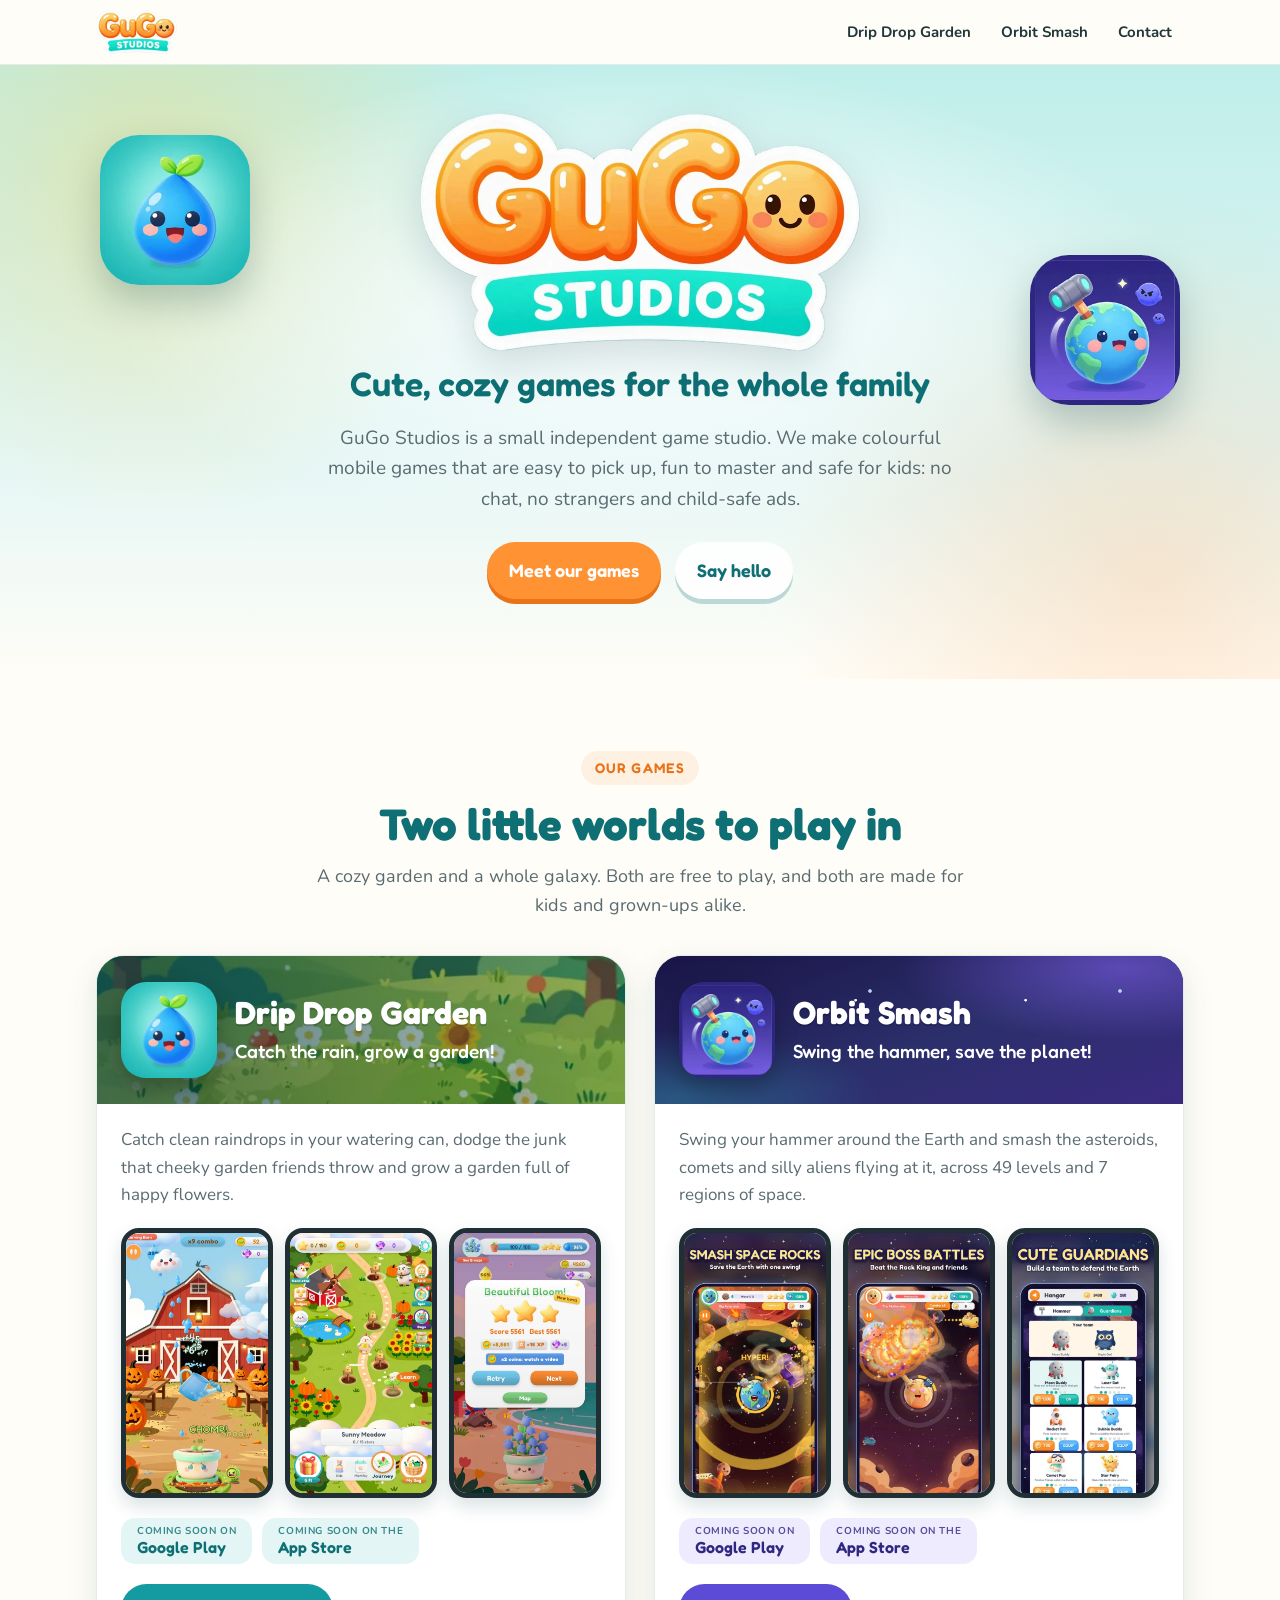
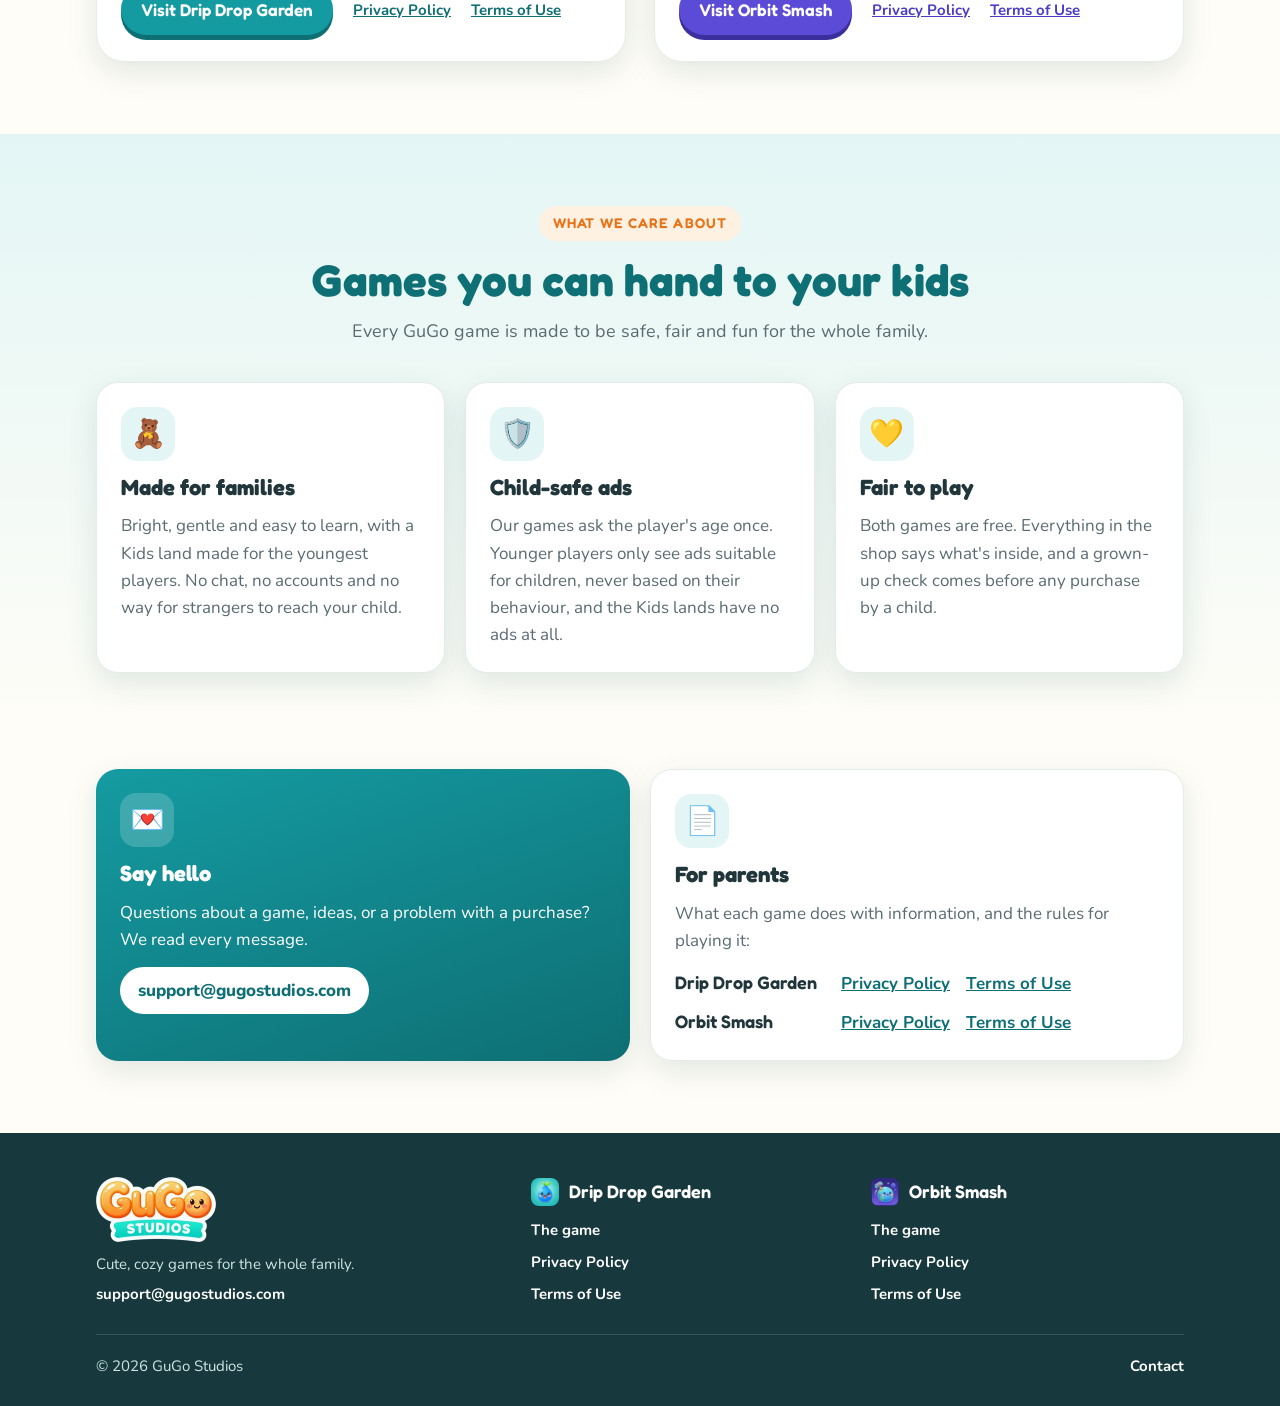
<file: site/index.html>
<!doctype html>
<html lang="en">
<head>
<meta charset="utf-8">
<meta name="viewport" content="width=device-width, initial-scale=1">
<title>GuGo Studios: Cute, Cozy Games for the Whole Family</title>
<meta name="description" content="GuGo Studios makes cute, family-friendly mobile games: Drip Drop Garden, a cozy rain-catching garden game, and Orbit Smash, a space arcade game.">
<meta property="og:title" content="GuGo Studios">
<meta property="og:description" content="Cute, cozy games for the whole family: Drip Drop Garden and Orbit Smash.">
<meta property="og:image" content="https://gugostudios.com/assets/img/studio/og-image.jpg">
<meta property="og:url" content="https://gugostudios.com/">
<meta property="og:type" content="website">
<meta name="twitter:card" content="summary_large_image">
<meta name="theme-color" content="#149ba1">
<link rel="canonical" href="https://gugostudios.com/">
<link rel="icon" type="image/png" href="assets/img/studio/favicon-64.png">
<link rel="apple-touch-icon" href="assets/img/studio/apple-touch-icon.png">
<link rel="preconnect" href="https://fonts.googleapis.com">
<link rel="preconnect" href="https://fonts.gstatic.com" crossorigin>
<link href="https://fonts.googleapis.com/css2?family=Fredoka:wght@500;600&family=Nunito:wght@400;700;800&display=swap" rel="stylesheet">
<link rel="stylesheet" href="assets/site.css">
<script>
if (/^#(play|families|support)$/.test(location.hash)) location.replace("dripdropgarden/" + location.hash);
</script>
</head>
<body>
<a class="skip" href="#main">Skip to content</a>

<header class="site-header">
  <div class="wrap">
    <a class="brand brand-studio" href="./"><img src="assets/img/studio/gugo-logo-240.webp" alt="GuGo Studios" width="81" height="44"></a>
    <nav class="nav" aria-label="Main">
      <a class="optional" href="dripdropgarden/">Drip Drop Garden</a>
      <a class="optional" href="orbitsmash/">Orbit Smash</a>
      <a href="#contact">Contact</a>
    </nav>
  </div>
</header>

<main id="main">
<section class="studio-hero">
  <img class="float float-left" src="assets/img/icon-256.webp" alt="" width="256" height="256">
  <img class="float float-right" src="assets/img/orbitsmash/icon-256.webp" alt="" width="256" height="256">
  <div class="wrap">
    <h1><img src="assets/img/studio/gugo-logo.webp" alt="GuGo Studios" width="880" height="475" fetchpriority="high"></h1>
    <p class="tagline">Cute, cozy games for the whole family</p>
    <p class="lead">GuGo Studios is a small independent game studio. We make colourful mobile games that are easy to pick up, fun to master and safe for kids: no chat, no strangers and child-safe ads.</p>
    <div class="ctas">
      <a class="btn btn-orange" href="#games">Meet our games</a>
      <a class="btn btn-ghost" href="#contact">Say hello</a>
    </div>
  </div>
</section>

<section id="games">
  <div class="wrap">
    <div class="section-head">
      <span class="eyebrow">Our games</span>
      <h2>Two little worlds to play in</h2>
      <p>A cozy garden and a whole galaxy. Both are free to play, and both are made for kids and grown-ups alike.</p>
    </div>
    <div class="games">
      <article class="game-card game-dripdropgarden" aria-labelledby="game-dripdropgarden">
        <div class="game-top ddg-sky">
          <img class="game-icon" src="assets/img/icon-256.webp" alt="" width="96" height="96">
          <div>
            <h3 id="game-dripdropgarden"><a href="dripdropgarden/">Drip Drop Garden</a></h3>
            <p class="pitch">Catch the rain, grow a garden!</p>
          </div>
        </div>
        <div class="game-body">
          <p>Catch clean raindrops in your watering can, dodge the junk that cheeky garden friends throw and grow a garden full of happy flowers.</p>
          <div class="mini-shots">
            <img src="assets/img/shot-1.webp" alt="Catching raindrops by a red barn" loading="lazy" width="540" height="960">
            <img src="assets/img/shot-5.webp" alt="The Sunny Meadow map" loading="lazy" width="540" height="960">
            <img src="assets/img/shot-7.webp" alt="A beautiful bloom" loading="lazy" width="540" height="960">
          </div>
          <div class="store-row">
            <span class="store-pill"><small>Coming soon on</small>Google Play</span>
            <span class="store-pill"><small>Coming soon on the</small>App Store</span>
          </div>
          <div class="game-links">
            <a class="btn btn-teal" href="dripdropgarden/">Visit Drip Drop Garden</a>
            <a href="privacy.html">Privacy Policy</a>
            <a href="terms.html">Terms of Use</a>
          </div>
        </div>
      </article>
      <article class="game-card game-orbitsmash" aria-labelledby="game-orbitsmash">
        <div class="game-top space-bg">
          <img class="game-icon" src="assets/img/orbitsmash/icon-256.webp" alt="" width="96" height="96">
          <div>
            <h3 id="game-orbitsmash"><a href="orbitsmash/">Orbit Smash</a></h3>
            <p class="pitch">Swing the hammer, save the planet!</p>
          </div>
        </div>
        <div class="game-body">
          <p>Swing your hammer around the Earth and smash the asteroids, comets and silly aliens flying at it, across 49 levels and 7 regions of space.</p>
          <div class="mini-shots">
            <img src="assets/img/orbitsmash/shot-1.webp" alt="Smash space rocks: the hammer swings at asteroids around a smiling Earth" loading="lazy" width="506" height="900">
            <img src="assets/img/orbitsmash/shot-3.webp" alt="Epic boss battles: a big boom against the Mothership" loading="lazy" width="506" height="900">
            <img src="assets/img/orbitsmash/shot-7.webp" alt="Cute guardians: Moon Buddy, Night Owl and friends defend the Earth" loading="lazy" width="506" height="900">
          </div>
          <div class="store-row">
            <span class="store-pill"><small>Coming soon on</small>Google Play</span>
            <span class="store-pill"><small>Coming soon on the</small>App Store</span>
          </div>
          <div class="game-links">
            <a class="btn btn-teal" href="orbitsmash/">Visit Orbit Smash</a>
            <a href="orbitsmash/privacy.html">Privacy Policy</a>
            <a href="orbitsmash/terms.html">Terms of Use</a>
          </div>
        </div>
      </article>
    </div>
  </div>
</section>

<section id="about" class="friends-band">
  <div class="wrap">
    <div class="section-head">
      <span class="eyebrow">What we care about</span>
      <h2>Games you can hand to your kids</h2>
      <p>Every GuGo game is made to be safe, fair and fun for the whole family.</p>
    </div>
    <div class="grid">
      <div class="card"><div class="emoji" aria-hidden="true">🧸</div><h3>Made for families</h3><p>Bright, gentle and easy to learn, with a Kids land made for the youngest players. No chat, no accounts and no way for strangers to reach your child.</p></div>
      <div class="card"><div class="emoji" aria-hidden="true">🛡️</div><h3>Child-safe ads</h3><p>Our games ask the player's age once. Younger players only see ads suitable for children, never based on their behaviour, and the Kids lands have no ads at all.</p></div>
      <div class="card"><div class="emoji" aria-hidden="true">💛</div><h3>Fair to play</h3><p>Both games are free. Everything in the shop says what's inside, and a grown-up check comes before any purchase by a child.</p></div>
    </div>
  </div>
</section>

<section id="contact" class="tight-top">
  <div class="wrap duo">
    <div class="card support">
      <div class="emoji" aria-hidden="true">💌</div>
      <h3>Say hello</h3>
      <p>Questions about a game, ideas, or a problem with a purchase? We read every message.</p>
      <a class="mail" href="mailto:support@gugostudios.com">support@gugostudios.com</a>
    </div>
    <div class="card parents">
      <div class="emoji" aria-hidden="true">📄</div>
      <h3>For parents</h3>
      <p>What each game does with information, and the rules for playing it:</p>
      <ul class="legal-links">
        <li><b>Drip Drop Garden</b><a href="privacy.html">Privacy Policy</a><a href="terms.html">Terms of Use</a></li>
        <li><b>Orbit Smash</b><a href="orbitsmash/privacy.html">Privacy Policy</a><a href="orbitsmash/terms.html">Terms of Use</a></li>
      </ul>
    </div>
  </div>
</section>
</main>

<footer class="site-footer">
  <div class="wrap foot-grid">
    <div class="foot-studio">
      <a href="./"><img src="assets/img/studio/gugo-logo-240.webp" alt="GuGo Studios" width="120" height="65" loading="lazy"></a>
      <p>Cute, cozy games for the whole family.</p>
      <a href="mailto:support@gugostudios.com">support@gugostudios.com</a>
    </div>
    <nav class="foot-col" aria-label="Drip Drop Garden">
      <p class="foot-title"><img src="assets/img/icon-256.webp" alt="" width="28" height="28" loading="lazy">Drip Drop Garden</p>
      <a href="dripdropgarden/">The game</a>
      <a href="privacy.html">Privacy Policy</a>
      <a href="terms.html">Terms of Use</a>
    </nav>
    <nav class="foot-col" aria-label="Orbit Smash">
      <p class="foot-title"><img src="assets/img/orbitsmash/icon-256.webp" alt="" width="28" height="28" loading="lazy">Orbit Smash</p>
      <a href="orbitsmash/">The game</a>
      <a href="orbitsmash/privacy.html">Privacy Policy</a>
      <a href="orbitsmash/terms.html">Terms of Use</a>
    </nav>
  </div>
  <div class="wrap foot-bottom">
    <span>© 2026 GuGo Studios</span>
    <a href="mailto:support@gugostudios.com">Contact</a>
  </div>
</footer>

</body>
</html>
</file>
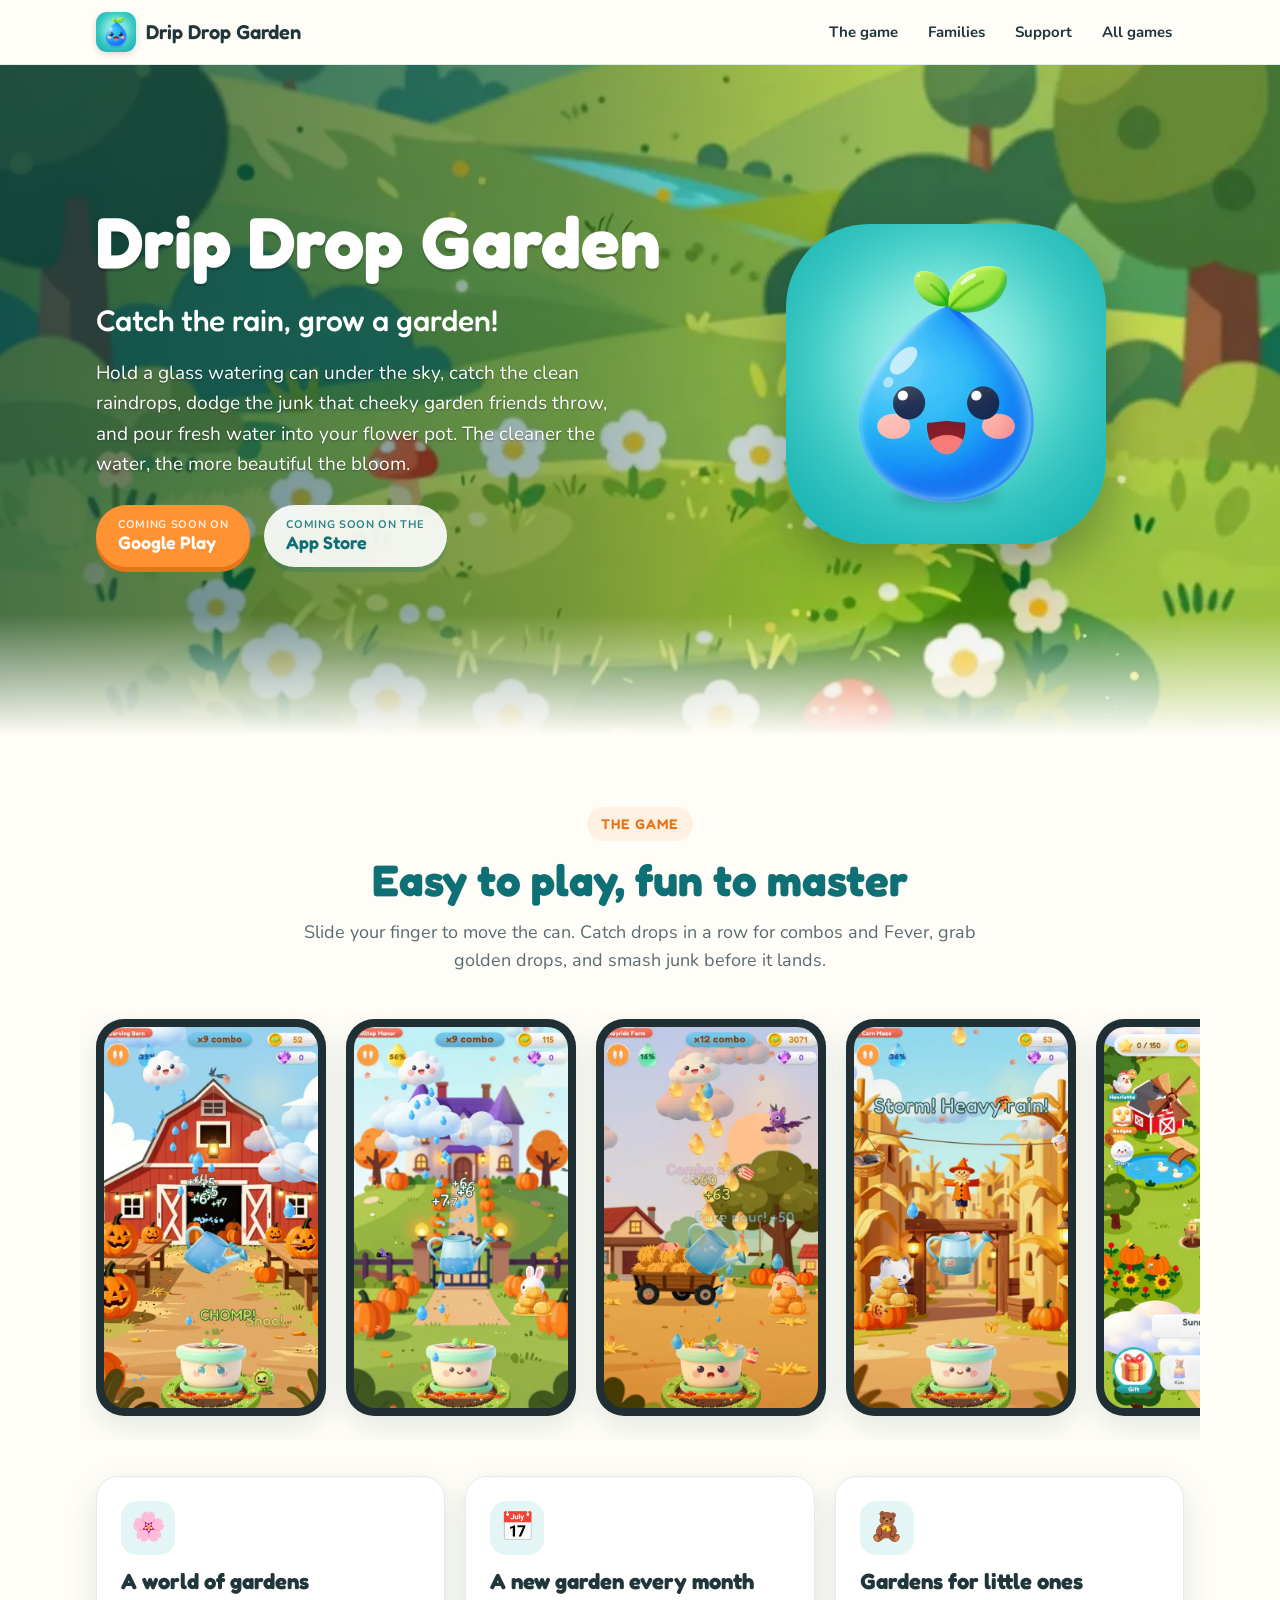
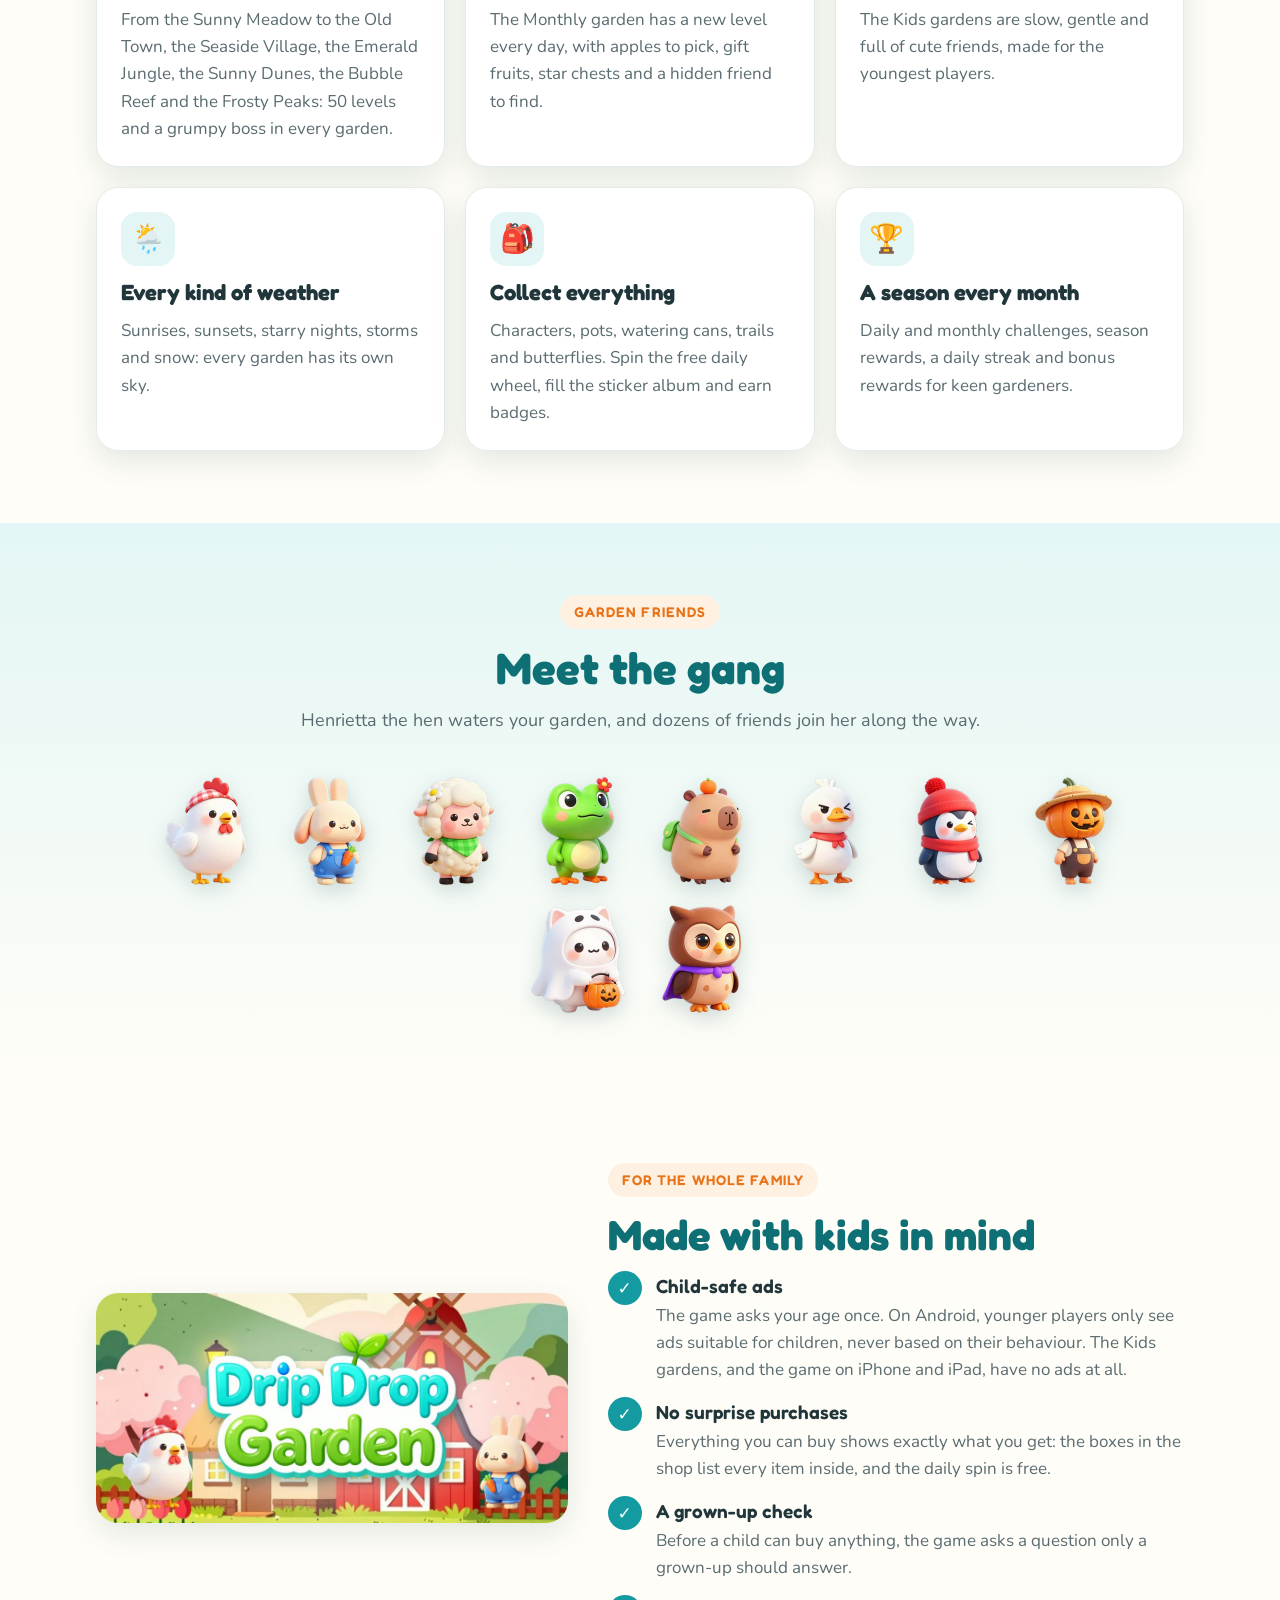
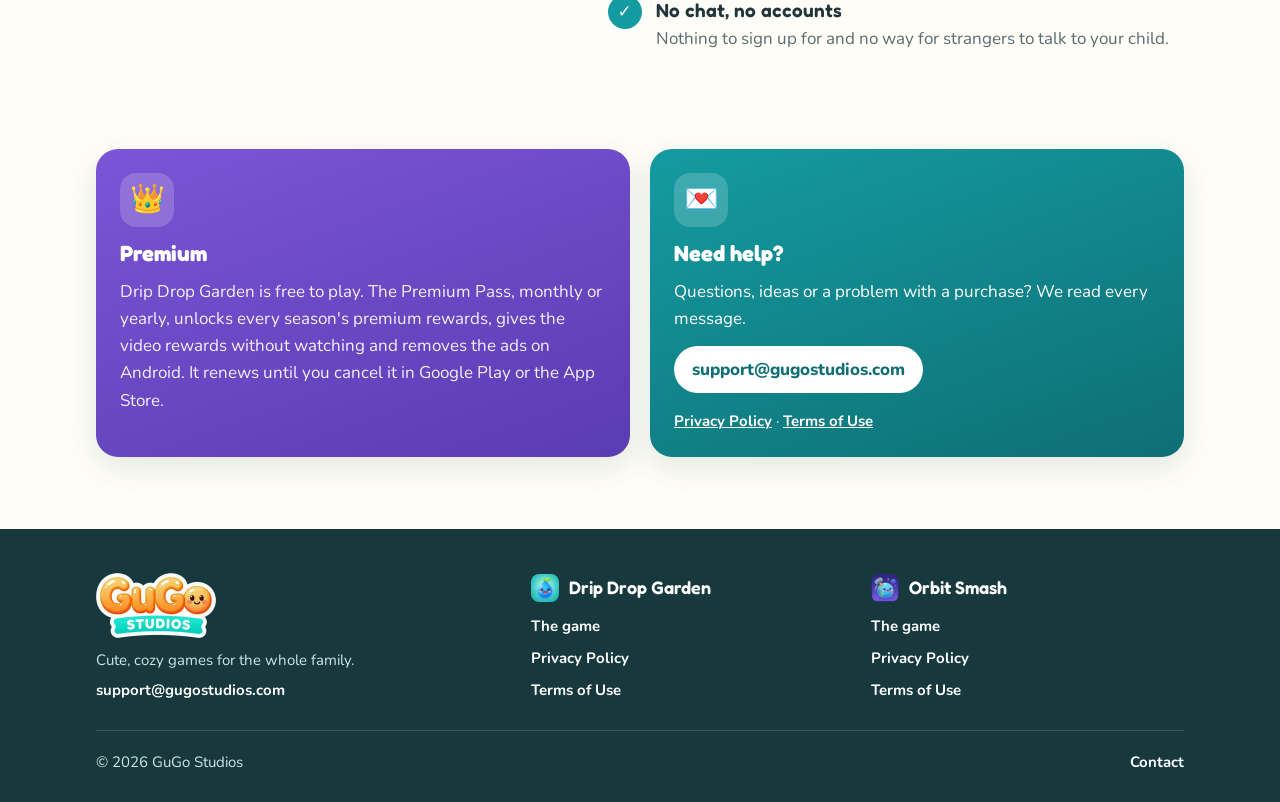
<file: site/dripdropgarden/index.html>
<!doctype html>
<html lang="en">
<head>
<meta charset="utf-8">
<meta name="viewport" content="width=device-width, initial-scale=1">
<title>Drip Drop Garden by GuGo Studios: Catch the Rain, Grow a Garden</title>
<meta name="description" content="Drip Drop Garden is a cozy game for the whole family: catch clean raindrops in your watering can, dodge the junk and grow a garden full of happy flowers.">
<meta property="og:title" content="Drip Drop Garden">
<meta property="og:description" content="Catch clean raindrops, dodge the junk and grow a garden full of happy flowers.">
<meta property="og:image" content="https://gugostudios.com/assets/img/og-image.png">
<meta property="og:url" content="https://gugostudios.com/dripdropgarden/">
<meta property="og:type" content="website">
<meta name="twitter:card" content="summary_large_image">
<meta name="theme-color" content="#149ba1">
<link rel="canonical" href="https://gugostudios.com/dripdropgarden/">
<link rel="icon" type="image/png" href="../assets/img/favicon-64.png">
<link rel="apple-touch-icon" href="../assets/img/apple-touch-icon.png">
<link rel="preconnect" href="https://fonts.googleapis.com">
<link rel="preconnect" href="https://fonts.gstatic.com" crossorigin>
<link href="https://fonts.googleapis.com/css2?family=Fredoka:wght@500;600&family=Nunito:wght@400;700;800&display=swap" rel="stylesheet">
<link rel="stylesheet" href="../assets/site.css">
</head>
<body>
<a class="skip" href="#main">Skip to content</a>

<header class="site-header">
  <div class="wrap">
    <a class="brand" href="./"><img src="../assets/img/icon-192.png" alt="" width="40" height="40"><span>Drip Drop Garden</span></a>
    <nav class="nav" aria-label="Main">
      <a class="optional" href="#play">The game</a>
      <a class="optional" href="#families">Families</a>
      <a class="optional" href="#support">Support</a>
      <a href="../#games">All games</a>
    </nav>
  </div>
</header>

<main id="main">
<section class="hero">
  <div class="wrap">
    <div>
      <h1>Drip Drop Garden</h1>
      <p class="tagline">Catch the rain, grow a garden!</p>
      <p class="lead">Hold a glass watering can under the sky, catch the clean raindrops, dodge the junk that cheeky garden friends throw, and pour fresh water into your flower pot. The cleaner the water, the more beautiful the bloom.</p>
      <div class="ctas">
        <span class="btn btn-orange"><span class="stack"><small>Coming soon on</small>Google Play</span></span>
        <span class="btn btn-ghost"><span class="stack"><small>Coming soon on the</small>App Store</span></span>
      </div>
    </div>
    <div class="art"><img src="../assets/img/icon-512.png" alt="The Drip Drop Garden icon: a happy water drop with a little sprout" width="320" height="320"></div>
  </div>
</section>

<section id="play">
  <div class="wrap">
    <div class="section-head">
      <span class="eyebrow">The game</span>
      <h2>Easy to play, fun to master</h2>
      <p>Slide your finger to move the can. Catch drops in a row for combos and Fever, grab golden drops, and smash junk before it lands.</p>
    </div>
  </div>
  <div class="shots" tabindex="0" role="region" aria-label="Screenshots of Drip Drop Garden">
    <figure><img src="../assets/img/shot-1.webp" alt="Catching raindrops by a red barn" loading="lazy" width="540" height="960"></figure>
    <figure><img src="../assets/img/shot-2.webp" alt="Rain over a hilltop manor" loading="lazy" width="540" height="960"></figure>
    <figure><img src="../assets/img/shot-3.webp" alt="Golden drops on a hayride farm" loading="lazy" width="540" height="960"></figure>
    <figure><img src="../assets/img/shot-4.webp" alt="A storm over the corn maze" loading="lazy" width="540" height="960"></figure>
    <figure><img src="../assets/img/shot-5.webp" alt="The Sunny Meadow map" loading="lazy" width="540" height="960"></figure>
    <figure><img src="../assets/img/shot-6.webp" alt="The October Garden map" loading="lazy" width="540" height="960"></figure>
    <figure><img src="../assets/img/shot-7.webp" alt="A beautiful bloom" loading="lazy" width="540" height="960"></figure>
  </div>
  <div class="wrap">
    <div class="grid spaced">
      <div class="card"><div class="emoji" aria-hidden="true">🌸</div><h3>A world of gardens</h3><p>From the Sunny Meadow to the Old Town, the Seaside Village, the Emerald Jungle, the Sunny Dunes, the Bubble Reef and the Frosty Peaks: 50 levels and a grumpy boss in every garden.</p></div>
      <div class="card"><div class="emoji" aria-hidden="true">📅</div><h3>A new garden every month</h3><p>The Monthly garden has a new level every day, with apples to pick, gift fruits, star chests and a hidden friend to find.</p></div>
      <div class="card"><div class="emoji" aria-hidden="true">🧸</div><h3>Gardens for little ones</h3><p>The Kids gardens are slow, gentle and full of cute friends, made for the youngest players.</p></div>
      <div class="card"><div class="emoji" aria-hidden="true">🌦️</div><h3>Every kind of weather</h3><p>Sunrises, sunsets, starry nights, storms and snow: every garden has its own sky.</p></div>
      <div class="card"><div class="emoji" aria-hidden="true">🎒</div><h3>Collect everything</h3><p>Characters, pots, watering cans, trails and butterflies. Spin the free daily wheel, fill the sticker album and earn badges.</p></div>
      <div class="card"><div class="emoji" aria-hidden="true">🏆</div><h3>A season every month</h3><p>Daily and monthly challenges, season rewards, a daily streak and bonus rewards for keen gardeners.</p></div>
    </div>
  </div>
</section>

<section class="friends-band">
  <div class="wrap">
    <div class="section-head">
      <span class="eyebrow">Garden friends</span>
      <h2>Meet the gang</h2>
      <p>Henrietta the hen waters your garden, and dozens of friends join her along the way.</p>
    </div>
    <div class="friends">
      <img src="../assets/img/char-hen.webp" alt="Henrietta the hen" loading="lazy" width="240" height="240">
      <img src="../assets/img/char-bunny.webp" alt="Bun-Bun the bunny" loading="lazy" width="240" height="240">
      <img src="../assets/img/char-lamb.webp" alt="Woolly the lamb" loading="lazy" width="240" height="240">
      <img src="../assets/img/char-frog.webp" alt="A frog friend" loading="lazy" width="240" height="240">
      <img src="../assets/img/char-capy.webp" alt="Capy the capybara" loading="lazy" width="240" height="240">
      <img src="../assets/img/char-honk.webp" alt="Honk the goose" loading="lazy" width="240" height="240">
      <img src="../assets/img/char-penguin.webp" alt="A penguin friend" loading="lazy" width="240" height="240">
      <img src="../assets/img/char-pumpkid.webp" alt="Jack the pumpkin kid" loading="lazy" width="240" height="240">
      <img src="../assets/img/char-ghostkit.webp" alt="Boo the ghost kitten" loading="lazy" width="240" height="240">
      <img src="../assets/img/char-owl.webp" alt="Hootie the owl" loading="lazy" width="240" height="240">
    </div>
  </div>
</section>

<section id="families">
  <div class="wrap families">
    <img class="feature-img" src="../assets/img/feature.webp" alt="Drip Drop Garden" loading="lazy" width="1024" height="500">
    <div>
      <span class="eyebrow">For the whole family</span>
      <h2>Made with kids in mind</h2>
      <ul class="checks">
        <li><span class="dot" aria-hidden="true">✓</span><div><b>Child-safe ads</b><span class="txt">The game asks your age once. On Android, younger players only see ads suitable for children, never based on their behaviour. The Kids gardens, and the game on iPhone and iPad, have no ads at all.</span></div></li>
        <li><span class="dot" aria-hidden="true">✓</span><div><b>No surprise purchases</b><span class="txt">Everything you can buy shows exactly what you get: the boxes in the shop list every item inside, and the daily spin is free.</span></div></li>
        <li><span class="dot" aria-hidden="true">✓</span><div><b>A grown-up check</b><span class="txt">Before a child can buy anything, the game asks a question only a grown-up should answer.</span></div></li>
        <li><span class="dot" aria-hidden="true">✓</span><div><b>No chat, no accounts</b><span class="txt">Nothing to sign up for and no way for strangers to talk to your child.</span></div></li>
      </ul>
    </div>
  </div>
</section>

<section id="support" class="tight-top">
  <div class="wrap duo">
    <div class="card premium">
      <div class="emoji" aria-hidden="true">👑</div>
      <h3>Premium</h3>
      <p>Drip Drop Garden is free to play. The Premium Pass, monthly or yearly, unlocks every season's premium rewards, gives the video rewards without watching and removes the ads on Android. It renews until you cancel it in Google Play or the App Store.</p>
    </div>
    <div class="card support">
      <div class="emoji" aria-hidden="true">💌</div>
      <h3>Need help?</h3>
      <p>Questions, ideas or a problem with a purchase? We read every message.</p>
      <a class="mail" href="mailto:support@gugostudios.com">support@gugostudios.com</a>
      <p class="card-links"><a href="../privacy.html">Privacy Policy</a> · <a href="../terms.html">Terms of Use</a></p>
    </div>
  </div>
</section>
</main>

<footer class="site-footer">
  <div class="wrap foot-grid">
    <div class="foot-studio">
      <a href="../"><img src="../assets/img/studio/gugo-logo-240.webp" alt="GuGo Studios" width="120" height="65" loading="lazy"></a>
      <p>Cute, cozy games for the whole family.</p>
      <a href="mailto:support@gugostudios.com">support@gugostudios.com</a>
    </div>
    <nav class="foot-col" aria-label="Drip Drop Garden">
      <p class="foot-title"><img src="../assets/img/icon-256.webp" alt="" width="28" height="28" loading="lazy">Drip Drop Garden</p>
      <a href="../dripdropgarden/">The game</a>
      <a href="../privacy.html">Privacy Policy</a>
      <a href="../terms.html">Terms of Use</a>
    </nav>
    <nav class="foot-col" aria-label="Orbit Smash">
      <p class="foot-title"><img src="../assets/img/orbitsmash/icon-256.webp" alt="" width="28" height="28" loading="lazy">Orbit Smash</p>
      <a href="../orbitsmash/">The game</a>
      <a href="../orbitsmash/privacy.html">Privacy Policy</a>
      <a href="../orbitsmash/terms.html">Terms of Use</a>
    </nav>
  </div>
  <div class="wrap foot-bottom">
    <span>© 2026 GuGo Studios</span>
    <a href="mailto:support@gugostudios.com">Contact</a>
  </div>
</footer>

</body>
</html>
</file>
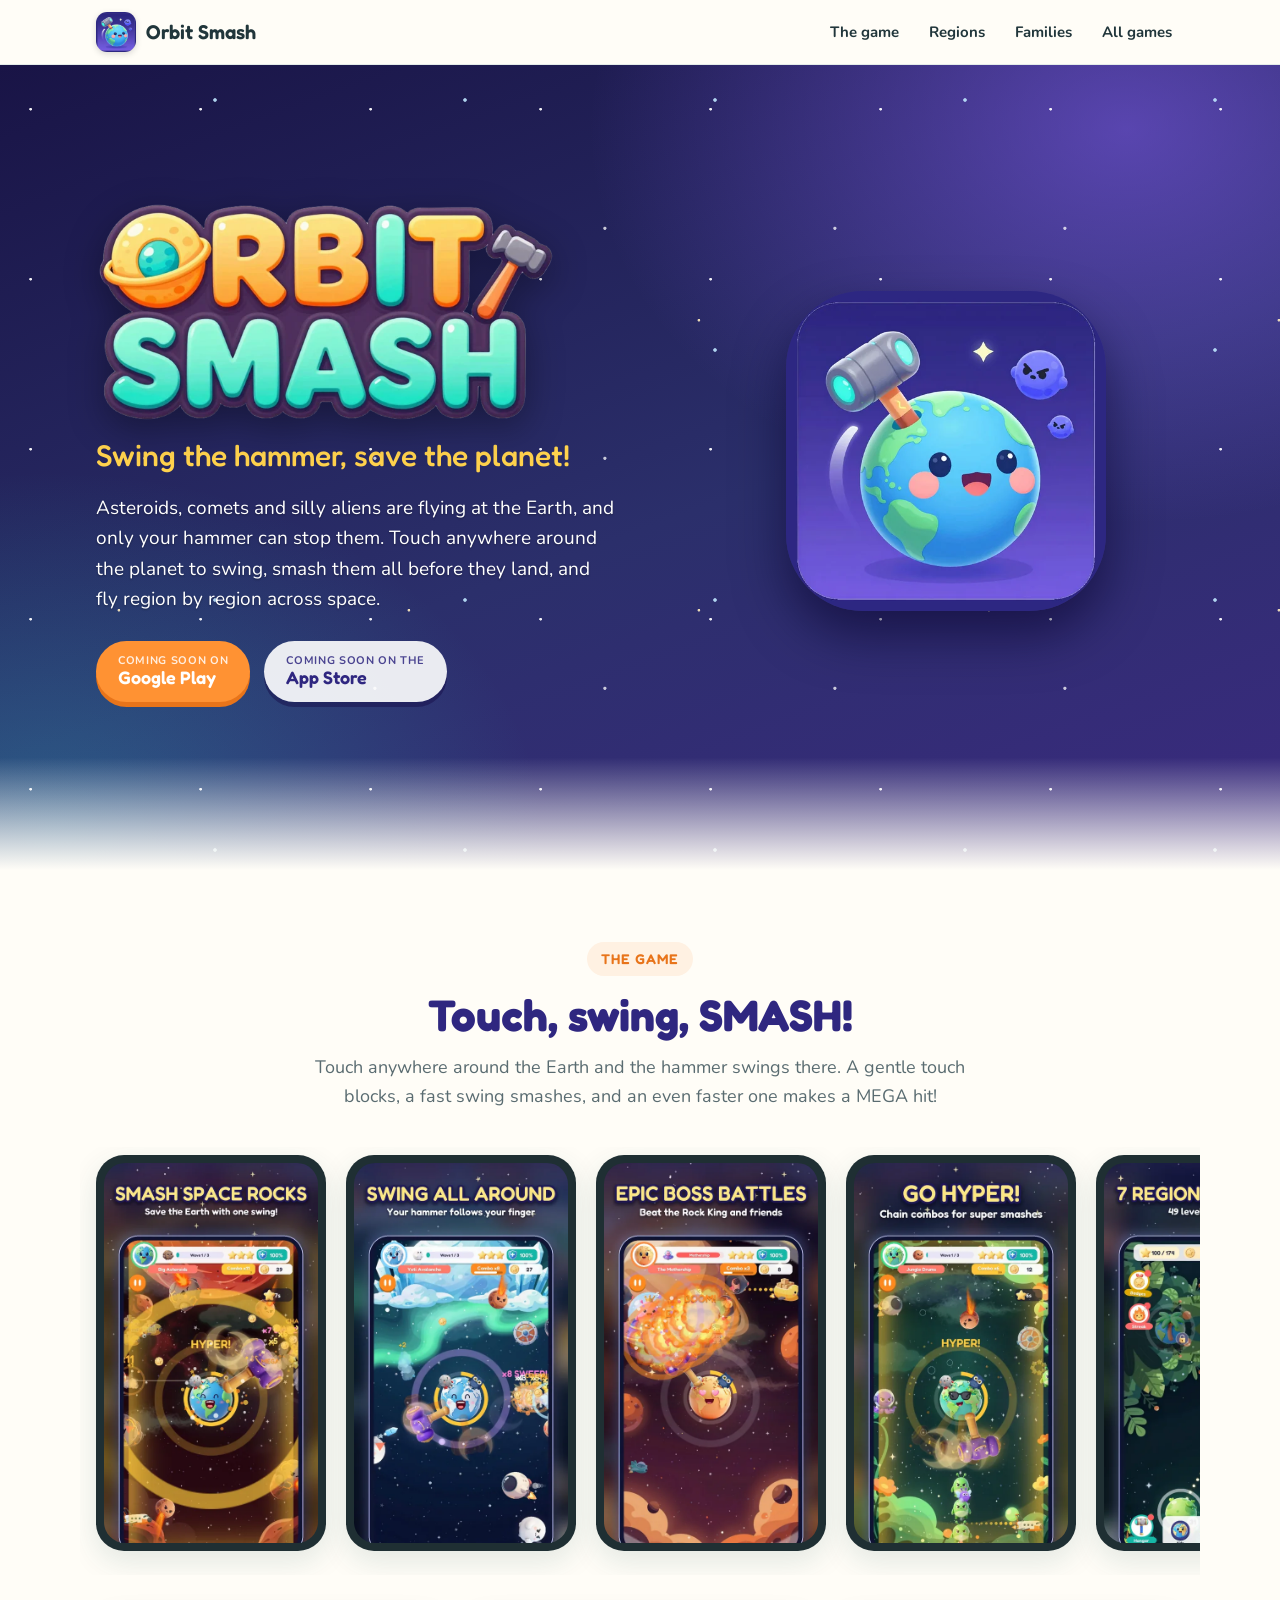
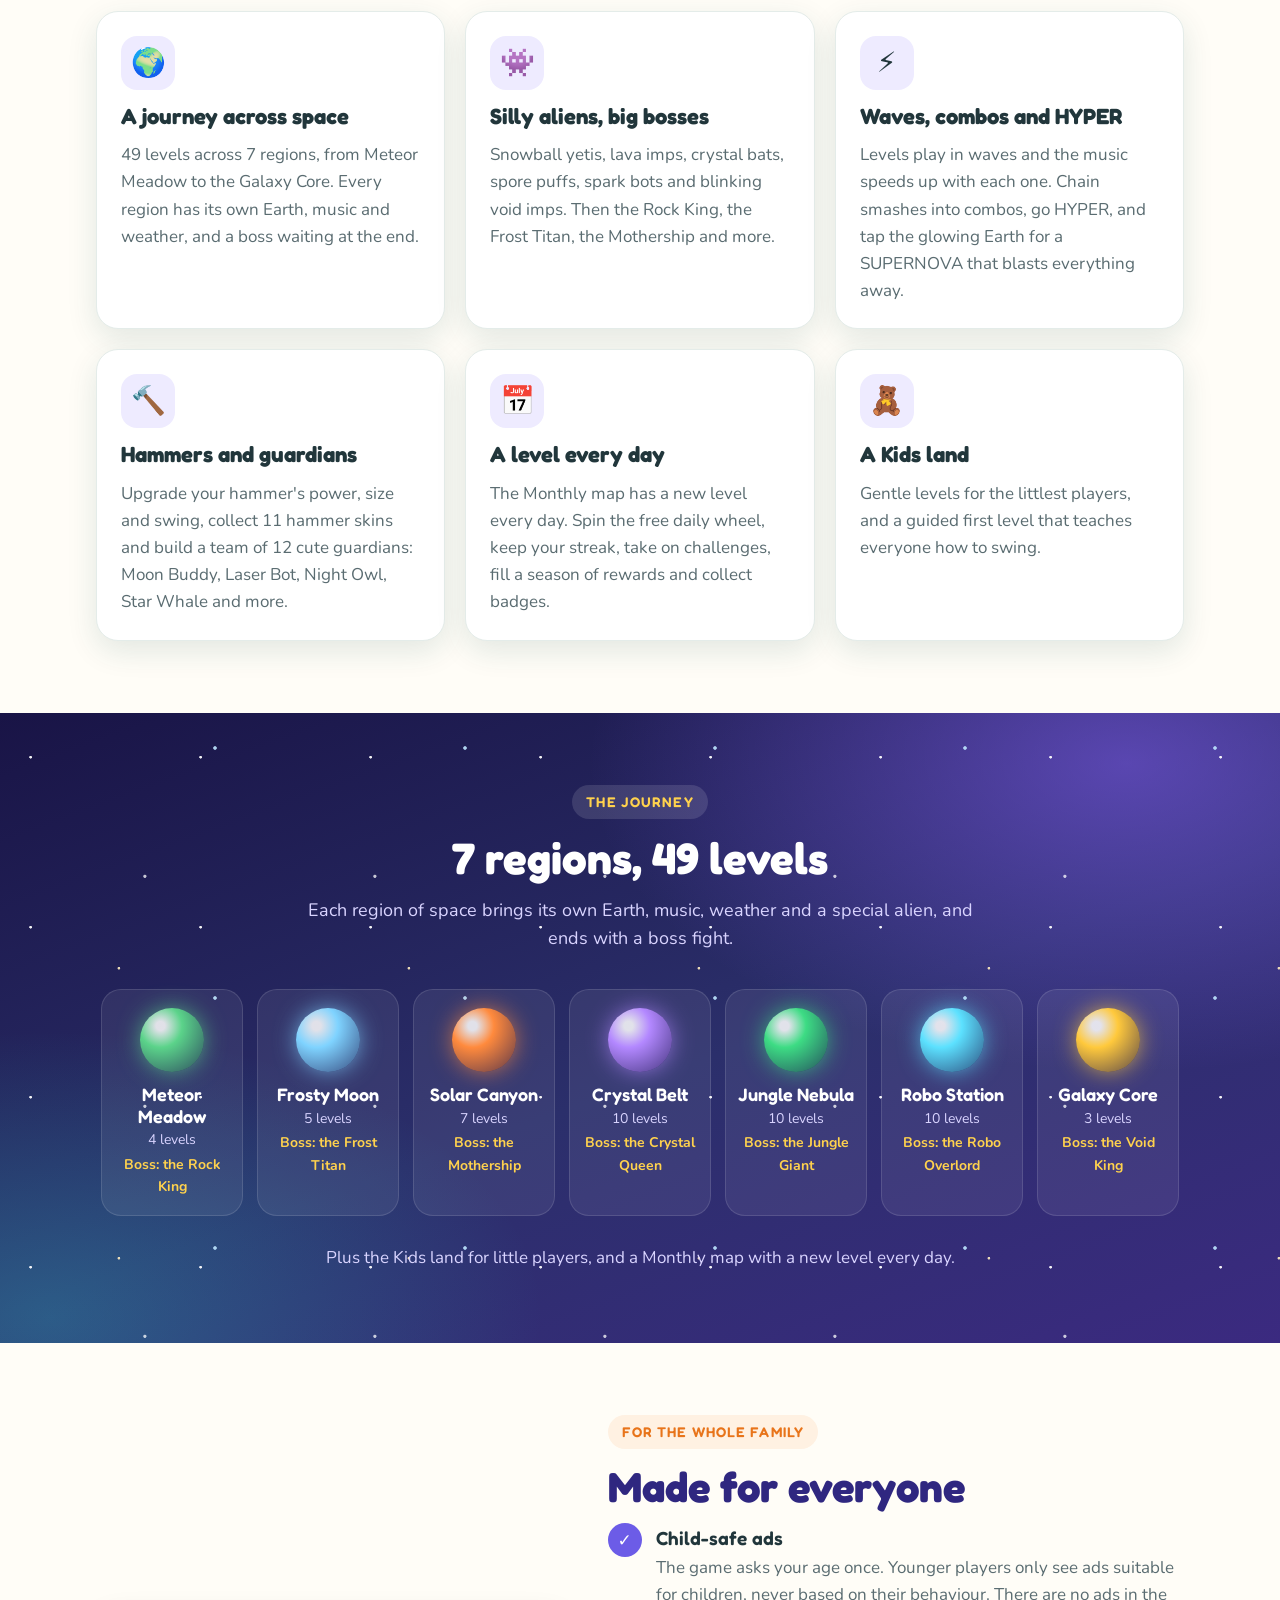
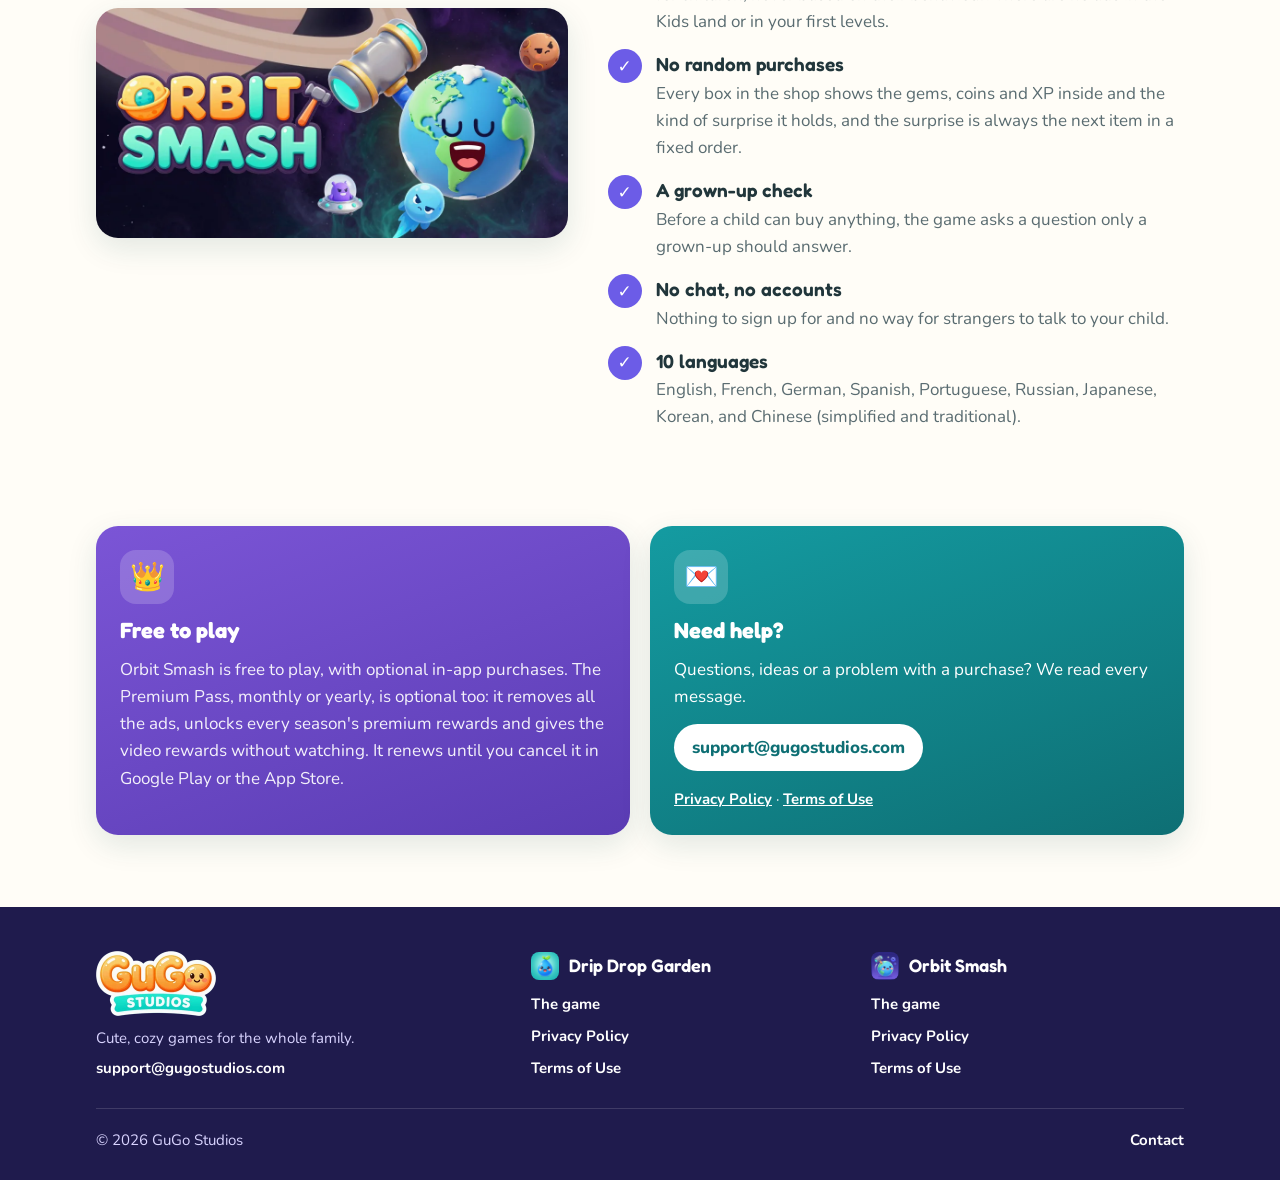
<file: site/orbitsmash/index.html>
<!doctype html>
<html lang="en">
<head>
<meta charset="utf-8">
<meta name="viewport" content="width=device-width, initial-scale=1">
<title>Orbit Smash by GuGo Studios: Swing the Hammer, Save the Planet</title>
<meta name="description" content="Orbit Smash is a cute space arcade game: swing your hammer around the Earth and smash the asteroids, comets and silly aliens flying at it, across 49 levels and 7 regions of space.">
<meta property="og:title" content="Orbit Smash">
<meta property="og:description" content="Swing your hammer around the Earth and smash the space rocks before they land!">
<meta property="og:image" content="https://gugostudios.com/assets/img/orbitsmash/og-image.jpg">
<meta property="og:url" content="https://gugostudios.com/orbitsmash/">
<meta property="og:type" content="website">
<meta name="twitter:card" content="summary_large_image">
<meta name="theme-color" content="#2b2f6b">
<link rel="canonical" href="https://gugostudios.com/orbitsmash/">
<link rel="icon" type="image/png" href="../assets/img/orbitsmash/favicon-64.png">
<link rel="apple-touch-icon" href="../assets/img/orbitsmash/apple-touch-icon.png">
<link rel="preconnect" href="https://fonts.googleapis.com">
<link rel="preconnect" href="https://fonts.gstatic.com" crossorigin>
<link href="https://fonts.googleapis.com/css2?family=Fredoka:wght@500;600&family=Nunito:wght@400;700;800&display=swap" rel="stylesheet">
<link rel="stylesheet" href="../assets/site.css">
</head>
<body class="theme-orbit">
<a class="skip" href="#main">Skip to content</a>

<header class="site-header">
  <div class="wrap">
    <a class="brand" href="./"><img src="../assets/img/orbitsmash/icon-256.webp" alt="" width="40" height="40"><span>Orbit Smash</span></a>
    <nav class="nav" aria-label="Main">
      <a class="optional" href="#play">The game</a>
      <a class="optional" href="#regions">Regions</a>
      <a class="optional" href="#families">Families</a>
      <a href="../#games">All games</a>
    </nav>
  </div>
</header>

<main id="main">
<section class="hero space-bg">
  <div class="wrap">
    <div>
      <h1 class="hero-logo"><img src="../assets/img/orbitsmash/logo.webp" alt="Orbit Smash" width="640" height="309" fetchpriority="high"></h1>
      <p class="tagline">Swing the hammer, save the planet!</p>
      <p class="lead">Asteroids, comets and silly aliens are flying at the Earth, and only your hammer can stop them. Touch anywhere around the planet to swing, smash them all before they land, and fly region by region across space.</p>
      <div class="ctas">
        <span class="btn btn-orange"><span class="stack"><small>Coming soon on</small>Google Play</span></span>
        <span class="btn btn-ghost"><span class="stack"><small>Coming soon on the</small>App Store</span></span>
      </div>
    </div>
    <div class="art"><img src="../assets/img/orbitsmash/icon-512.webp" alt="The Orbit Smash icon: a smiling Earth with a big hammer" width="320" height="320"></div>
  </div>
</section>

<section id="play">
  <div class="wrap">
    <div class="section-head">
      <span class="eyebrow">The game</span>
      <h2>Touch, swing, SMASH!</h2>
      <p>Touch anywhere around the Earth and the hammer swings there. A gentle touch blocks, a fast swing smashes, and an even faster one makes a MEGA hit!</p>
    </div>
  </div>
  <div class="shots" tabindex="0" role="region" aria-label="Screenshots of Orbit Smash">
    <figure><img src="../assets/img/orbitsmash/shot-1.webp" alt="Smash space rocks: the hammer swings at asteroids around a smiling Earth" loading="lazy" width="506" height="900"></figure>
    <figure><img src="../assets/img/orbitsmash/shot-2.webp" alt="Swing all around: the hammer follows your finger past the Frosty Moon's comets" loading="lazy" width="506" height="900"></figure>
    <figure><img src="../assets/img/orbitsmash/shot-3.webp" alt="Epic boss battles: a big boom against the Mothership" loading="lazy" width="506" height="900"></figure>
    <figure><img src="../assets/img/orbitsmash/shot-4.webp" alt="Go HYPER: combos light up the Jungle Nebula" loading="lazy" width="506" height="900"></figure>
    <figure><img src="../assets/img/orbitsmash/shot-5.webp" alt="7 regions of space: the Journey map, with 49 levels to explore" loading="lazy" width="506" height="900"></figure>
    <figure><img src="../assets/img/orbitsmash/shot-6.webp" alt="Cool hammers: the Hangar's hammer skins and upgrades" loading="lazy" width="506" height="900"></figure>
    <figure><img src="../assets/img/orbitsmash/shot-7.webp" alt="Cute guardians: Moon Buddy, Night Owl and friends defend the Earth" loading="lazy" width="506" height="900"></figure>
    <figure><img src="../assets/img/orbitsmash/shot-8.webp" alt="A level every day: the monthly map for November" loading="lazy" width="506" height="900"></figure>
  </div>
  <div class="wrap">
    <div class="grid spaced">
      <div class="card"><div class="emoji" aria-hidden="true">🌍</div><h3>A journey across space</h3><p>49 levels across 7 regions, from Meteor Meadow to the Galaxy Core. Every region has its own Earth, music and weather, and a boss waiting at the end.</p></div>
      <div class="card"><div class="emoji" aria-hidden="true">👾</div><h3>Silly aliens, big bosses</h3><p>Snowball yetis, lava imps, crystal bats, spore puffs, spark bots and blinking void imps. Then the Rock King, the Frost Titan, the Mothership and more.</p></div>
      <div class="card"><div class="emoji" aria-hidden="true">⚡</div><h3>Waves, combos and HYPER</h3><p>Levels play in waves and the music speeds up with each one. Chain smashes into combos, go HYPER, and tap the glowing Earth for a SUPERNOVA that blasts everything away.</p></div>
      <div class="card"><div class="emoji" aria-hidden="true">🔨</div><h3>Hammers and guardians</h3><p>Upgrade your hammer's power, size and swing, collect 11 hammer skins and build a team of 12 cute guardians: Moon Buddy, Laser Bot, Night Owl, Star Whale and more.</p></div>
      <div class="card"><div class="emoji" aria-hidden="true">📅</div><h3>A level every day</h3><p>The Monthly map has a new level every day. Spin the free daily wheel, keep your streak, take on challenges, fill a season of rewards and collect badges.</p></div>
      <div class="card"><div class="emoji" aria-hidden="true">🧸</div><h3>A Kids land</h3><p>Gentle levels for the littlest players, and a guided first level that teaches everyone how to swing.</p></div>
    </div>
  </div>
</section>

<section id="regions" class="space-bg regions-band">
  <div class="wrap">
    <div class="section-head">
      <span class="eyebrow">The Journey</span>
      <h2>7 regions, 49 levels</h2>
      <p>Each region of space brings its own Earth, music, weather and a special alien, and ends with a boss fight.</p>
    </div>
    <ol class="regions">
      <li style="--c: #5BD38A"><span class="planet" aria-hidden="true"></span><b>Meteor Meadow</b><span>4 levels</span><span class="boss">Boss: the Rock King</span></li>
      <li style="--c: #7FD3FF"><span class="planet" aria-hidden="true"></span><b>Frosty Moon</b><span>5 levels</span><span class="boss">Boss: the Frost Titan</span></li>
      <li style="--c: #FF8A3D"><span class="planet" aria-hidden="true"></span><b>Solar Canyon</b><span>7 levels</span><span class="boss">Boss: the Mothership</span></li>
      <li style="--c: #B388FF"><span class="planet" aria-hidden="true"></span><b>Crystal Belt</b><span>10 levels</span><span class="boss">Boss: the Crystal Queen</span></li>
      <li style="--c: #3DDC84"><span class="planet" aria-hidden="true"></span><b>Jungle Nebula</b><span>10 levels</span><span class="boss">Boss: the Jungle Giant</span></li>
      <li style="--c: #5CE1FF"><span class="planet" aria-hidden="true"></span><b>Robo Station</b><span>10 levels</span><span class="boss">Boss: the Robo Overlord</span></li>
      <li style="--c: #FFC93C"><span class="planet" aria-hidden="true"></span><b>Galaxy Core</b><span>3 levels</span><span class="boss">Boss: the Void King</span></li>
    </ol>
    <p class="regions-more">Plus the Kids land for little players, and a Monthly map with a new level every day.</p>
  </div>
</section>

<section id="families">
  <div class="wrap families">
    <img class="feature-img" src="../assets/img/orbitsmash/feature.webp" alt="Orbit Smash: the smiling Earth swings its hammer at an angry asteroid, an alien in a saucer and a comet" loading="lazy" width="1024" height="500">
    <div>
      <span class="eyebrow">For the whole family</span>
      <h2>Made for everyone</h2>
      <ul class="checks">
        <li><span class="dot" aria-hidden="true">✓</span><div><b>Child-safe ads</b><span class="txt">The game asks your age once. Younger players only see ads suitable for children, never based on their behaviour. There are no ads in the Kids land or in your first levels.</span></div></li>
        <li><span class="dot" aria-hidden="true">✓</span><div><b>No random purchases</b><span class="txt">Every box in the shop shows the gems, coins and XP inside and the kind of surprise it holds, and the surprise is always the next item in a fixed order.</span></div></li>
        <li><span class="dot" aria-hidden="true">✓</span><div><b>A grown-up check</b><span class="txt">Before a child can buy anything, the game asks a question only a grown-up should answer.</span></div></li>
        <li><span class="dot" aria-hidden="true">✓</span><div><b>No chat, no accounts</b><span class="txt">Nothing to sign up for and no way for strangers to talk to your child.</span></div></li>
        <li><span class="dot" aria-hidden="true">✓</span><div><b>10 languages</b><span class="txt">English, French, German, Spanish, Portuguese, Russian, Japanese, Korean, and Chinese (simplified and traditional).</span></div></li>
      </ul>
    </div>
  </div>
</section>

<section id="support" class="tight-top">
  <div class="wrap duo">
    <div class="card premium">
      <div class="emoji" aria-hidden="true">👑</div>
      <h3>Free to play</h3>
      <p>Orbit Smash is free to play, with optional in-app purchases. The Premium Pass, monthly or yearly, is optional too: it removes all the ads, unlocks every season's premium rewards and gives the video rewards without watching. It renews until you cancel it in Google Play or the App Store.</p>
    </div>
    <div class="card support">
      <div class="emoji" aria-hidden="true">💌</div>
      <h3>Need help?</h3>
      <p>Questions, ideas or a problem with a purchase? We read every message.</p>
      <a class="mail" href="mailto:support@gugostudios.com">support@gugostudios.com</a>
      <p class="card-links"><a href="privacy.html">Privacy Policy</a> · <a href="terms.html">Terms of Use</a></p>
    </div>
  </div>
</section>
</main>

<footer class="site-footer">
  <div class="wrap foot-grid">
    <div class="foot-studio">
      <a href="../"><img src="../assets/img/studio/gugo-logo-240.webp" alt="GuGo Studios" width="120" height="65" loading="lazy"></a>
      <p>Cute, cozy games for the whole family.</p>
      <a href="mailto:support@gugostudios.com">support@gugostudios.com</a>
    </div>
    <nav class="foot-col" aria-label="Drip Drop Garden">
      <p class="foot-title"><img src="../assets/img/icon-256.webp" alt="" width="28" height="28" loading="lazy">Drip Drop Garden</p>
      <a href="../dripdropgarden/">The game</a>
      <a href="../privacy.html">Privacy Policy</a>
      <a href="../terms.html">Terms of Use</a>
    </nav>
    <nav class="foot-col" aria-label="Orbit Smash">
      <p class="foot-title"><img src="../assets/img/orbitsmash/icon-256.webp" alt="" width="28" height="28" loading="lazy">Orbit Smash</p>
      <a href="../orbitsmash/">The game</a>
      <a href="../orbitsmash/privacy.html">Privacy Policy</a>
      <a href="../orbitsmash/terms.html">Terms of Use</a>
    </nav>
  </div>
  <div class="wrap foot-bottom">
    <span>© 2026 GuGo Studios</span>
    <a href="mailto:support@gugostudios.com">Contact</a>
  </div>
</footer>

</body>
</html>
</file>
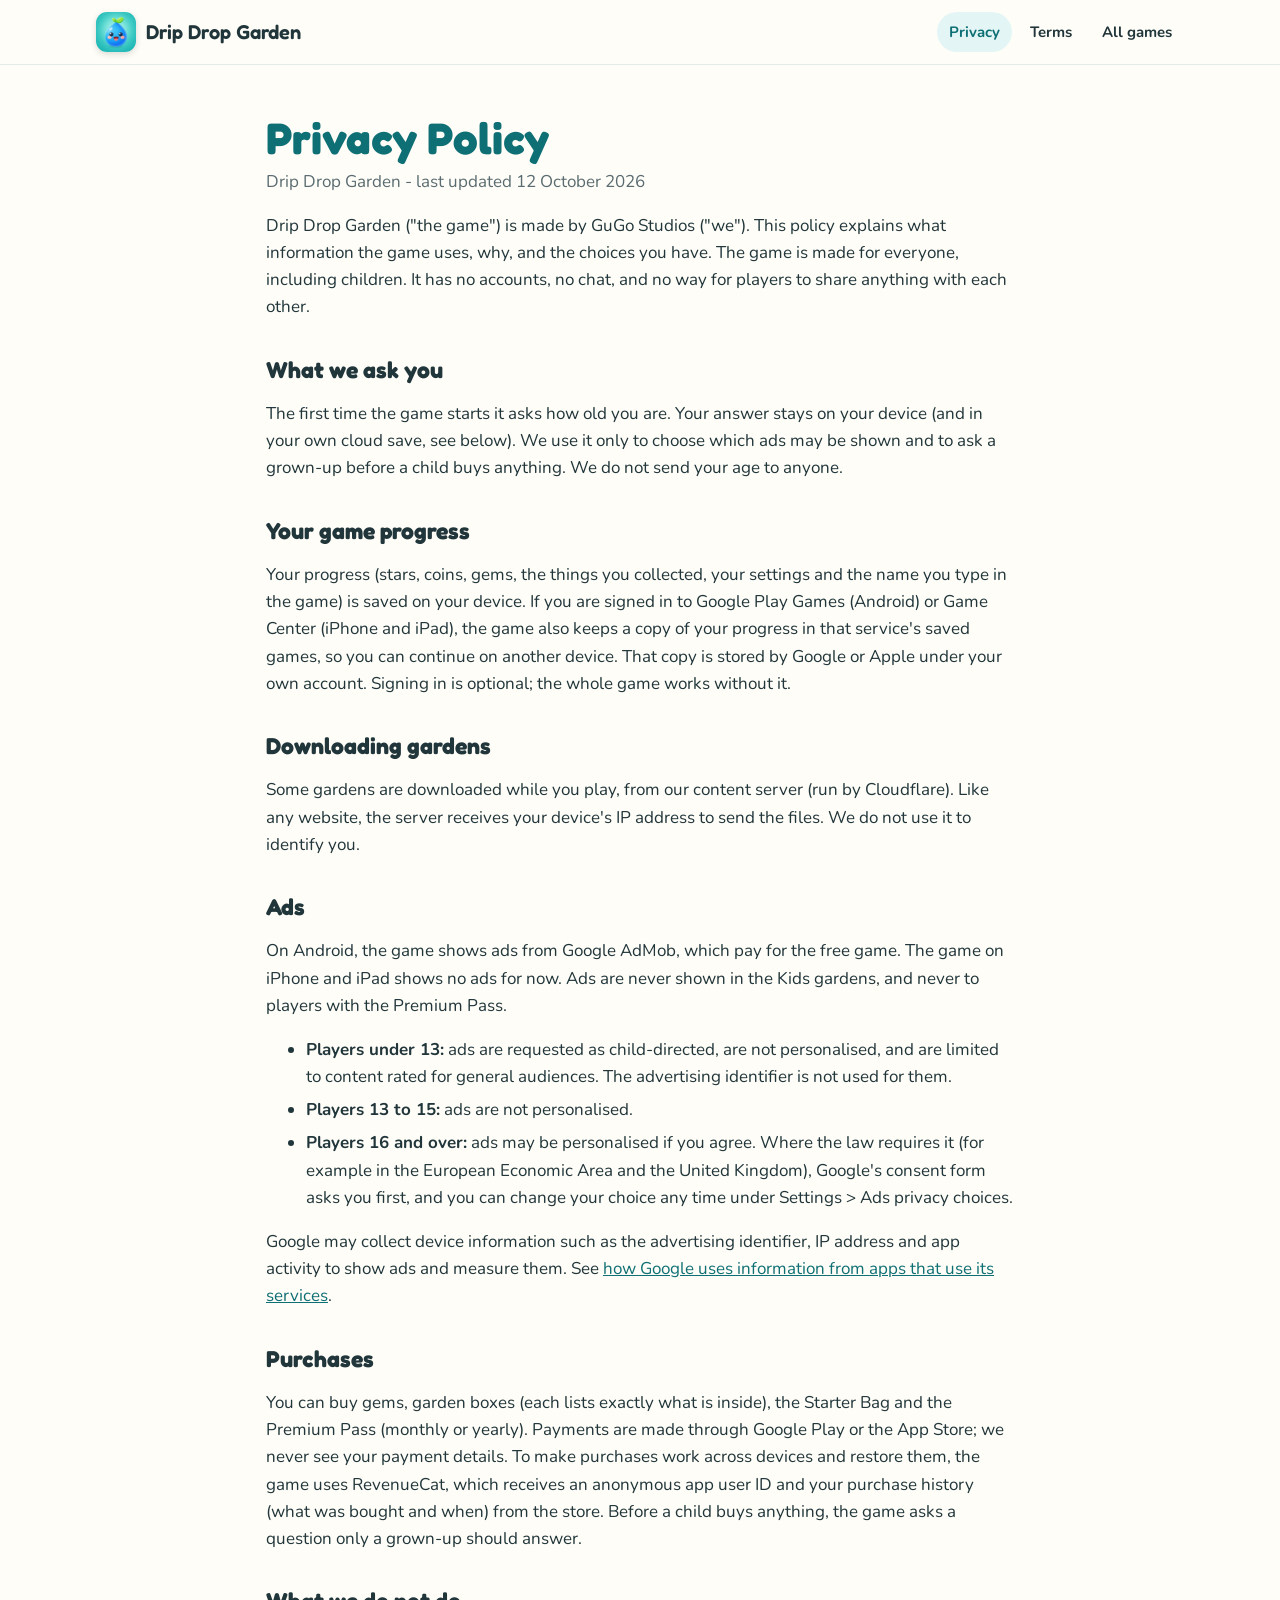
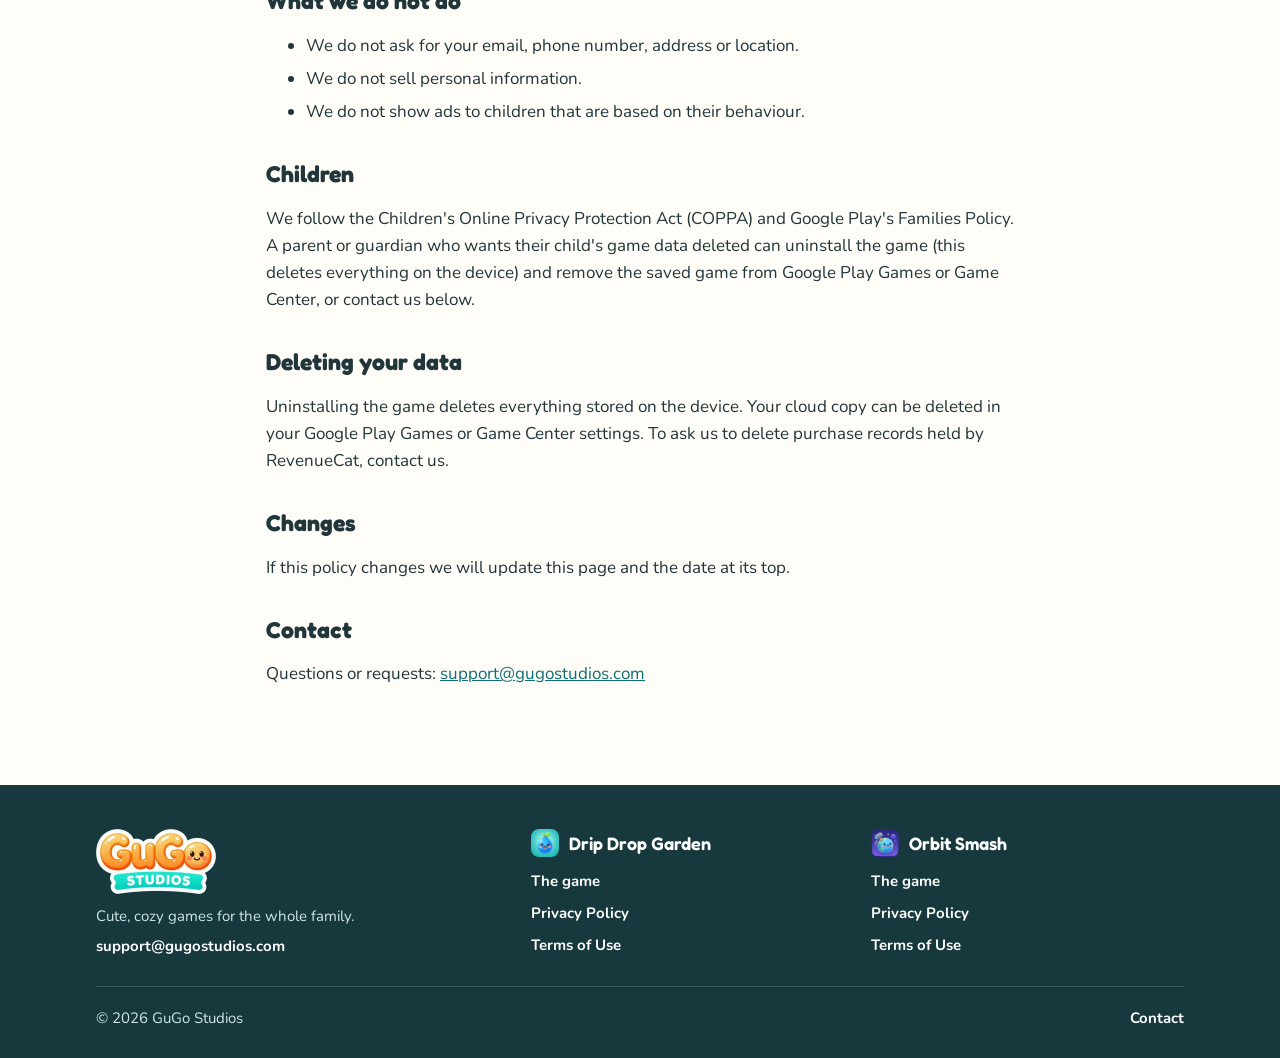
<file: site/privacy.html>
<!doctype html>
<html lang="en">
<head>
<meta charset="utf-8">
<meta name="viewport" content="width=device-width, initial-scale=1">
<title>Privacy Policy - Drip Drop Garden</title>
<meta name="description" content="Privacy Policy for the Drip Drop Garden game.">
<meta name="theme-color" content="#149ba1">
<link rel="canonical" href="https://gugostudios.com/privacy.html">
<link rel="icon" type="image/png" href="assets/img/favicon-64.png">
<link rel="apple-touch-icon" href="assets/img/apple-touch-icon.png">
<link rel="preconnect" href="https://fonts.googleapis.com">
<link rel="preconnect" href="https://fonts.gstatic.com" crossorigin>
<link href="https://fonts.googleapis.com/css2?family=Fredoka:wght@500;600&family=Nunito:wght@400;700;800&display=swap" rel="stylesheet">
<link rel="stylesheet" href="assets/site.css">
</head>
<body>
<a class="skip" href="#main">Skip to content</a>

<header class="site-header">
  <div class="wrap">
    <a class="brand" href="dripdropgarden/"><img src="assets/img/icon-192.png" alt="" width="40" height="40"><span>Drip Drop Garden</span></a>
    <nav class="nav" aria-label="Main">
      <a class="optional" aria-current="page" href="privacy.html">Privacy</a>
      <a class="optional" href="terms.html">Terms</a>
      <a href="./#games">All games</a>
    </nav>
  </div>
</header>

<main id="main" class="legal">
<h1>Privacy Policy</h1>
<p class="date">Drip Drop Garden - last updated 12 October 2026</p>

<p>Drip Drop Garden ("the game") is made by GuGo Studios ("we"). This policy explains what information the game uses,
why, and the choices you have. The game is made for everyone, including children. It has no accounts, no chat, and no way
for players to share anything with each other.</p>

<h2>What we ask you</h2>
<p>The first time the game starts it asks how old you are. Your answer stays on your device (and in your own cloud save, see
below). We use it only to choose which ads may be shown and to ask a grown-up before a child buys anything. We do not send
your age to anyone.</p>

<h2>Your game progress</h2>
<p>Your progress (stars, coins, gems, the things you collected, your settings and the name you type in the game) is saved on
your device. If you are signed in to Google Play Games (Android) or Game Center (iPhone and iPad), the game also keeps a
copy of your progress in that service's saved games, so you can continue on another device. That copy is stored by Google
or Apple under your own account. Signing in is optional; the whole game works without it.</p>

<h2>Downloading gardens</h2>
<p>Some gardens are downloaded while you play, from our content server (run by Cloudflare). Like any website, the server
receives your device's IP address to send the files. We do not use it to identify you.</p>

<h2>Ads</h2>
<p>On Android, the game shows ads from Google AdMob, which pay for the free game. The game on iPhone and iPad shows no ads for
now. Ads are never shown in the Kids gardens, and never to players with the Premium Pass.</p>
<ul>
  <li><b>Players under 13:</b> ads are requested as child-directed, are not personalised, and are limited to content rated
  for general audiences. The advertising identifier is not used for them.</li>
  <li><b>Players 13 to 15:</b> ads are not personalised.</li>
  <li><b>Players 16 and over:</b> ads may be personalised if you agree. Where the law requires it (for example in the
  European Economic Area and the United Kingdom), Google's consent form asks you first, and you can change your choice any
  time under Settings &gt; Ads privacy choices.</li>
</ul>
<p>Google may collect device information such as the advertising identifier, IP address and app activity to show ads and
measure them. See <a href="https://policies.google.com/technologies/partner-sites">how Google uses information from apps
that use its services</a>.</p>

<h2>Purchases</h2>
<p>You can buy gems, garden boxes (each lists exactly what is inside), the Starter Bag and the Premium Pass (monthly or yearly). Payments are made through Google Play or the App Store;
we never see your payment details. To make purchases work across devices and restore them, the game uses RevenueCat, which
receives an anonymous app user ID and your purchase history (what was bought and when) from the store. Before a child buys
anything, the game asks a question only a grown-up should answer.</p>

<h2>What we do not do</h2>
<ul>
  <li>We do not ask for your email, phone number, address or location.</li>
  <li>We do not sell personal information.</li>
  <li>We do not show ads to children that are based on their behaviour.</li>
</ul>

<h2>Children</h2>
<p>We follow the Children's Online Privacy Protection Act (COPPA) and Google Play's Families Policy. A parent or guardian
who wants their child's game data deleted can uninstall the game (this deletes everything on the device) and remove the
saved game from Google Play Games or Game Center, or contact us below.</p>

<h2>Deleting your data</h2>
<p>Uninstalling the game deletes everything stored on the device. Your cloud copy can be deleted in your Google Play Games or
Game Center settings. To ask us to delete purchase records held by RevenueCat, contact us.</p>

<h2>Changes</h2>
<p>If this policy changes we will update this page and the date at its top.</p>

<h2>Contact</h2>
<p>Questions or requests: <a href="mailto:support@gugostudios.com">support@gugostudios.com</a></p>
</main>

<footer class="site-footer">
  <div class="wrap foot-grid">
    <div class="foot-studio">
      <a href="./"><img src="assets/img/studio/gugo-logo-240.webp" alt="GuGo Studios" width="120" height="65" loading="lazy"></a>
      <p>Cute, cozy games for the whole family.</p>
      <a href="mailto:support@gugostudios.com">support@gugostudios.com</a>
    </div>
    <nav class="foot-col" aria-label="Drip Drop Garden">
      <p class="foot-title"><img src="assets/img/icon-256.webp" alt="" width="28" height="28" loading="lazy">Drip Drop Garden</p>
      <a href="dripdropgarden/">The game</a>
      <a href="privacy.html">Privacy Policy</a>
      <a href="terms.html">Terms of Use</a>
    </nav>
    <nav class="foot-col" aria-label="Orbit Smash">
      <p class="foot-title"><img src="assets/img/orbitsmash/icon-256.webp" alt="" width="28" height="28" loading="lazy">Orbit Smash</p>
      <a href="orbitsmash/">The game</a>
      <a href="orbitsmash/privacy.html">Privacy Policy</a>
      <a href="orbitsmash/terms.html">Terms of Use</a>
    </nav>
  </div>
  <div class="wrap foot-bottom">
    <span>© 2026 GuGo Studios</span>
    <a href="mailto:support@gugostudios.com">Contact</a>
  </div>
</footer>

</body>
</html>
</file>
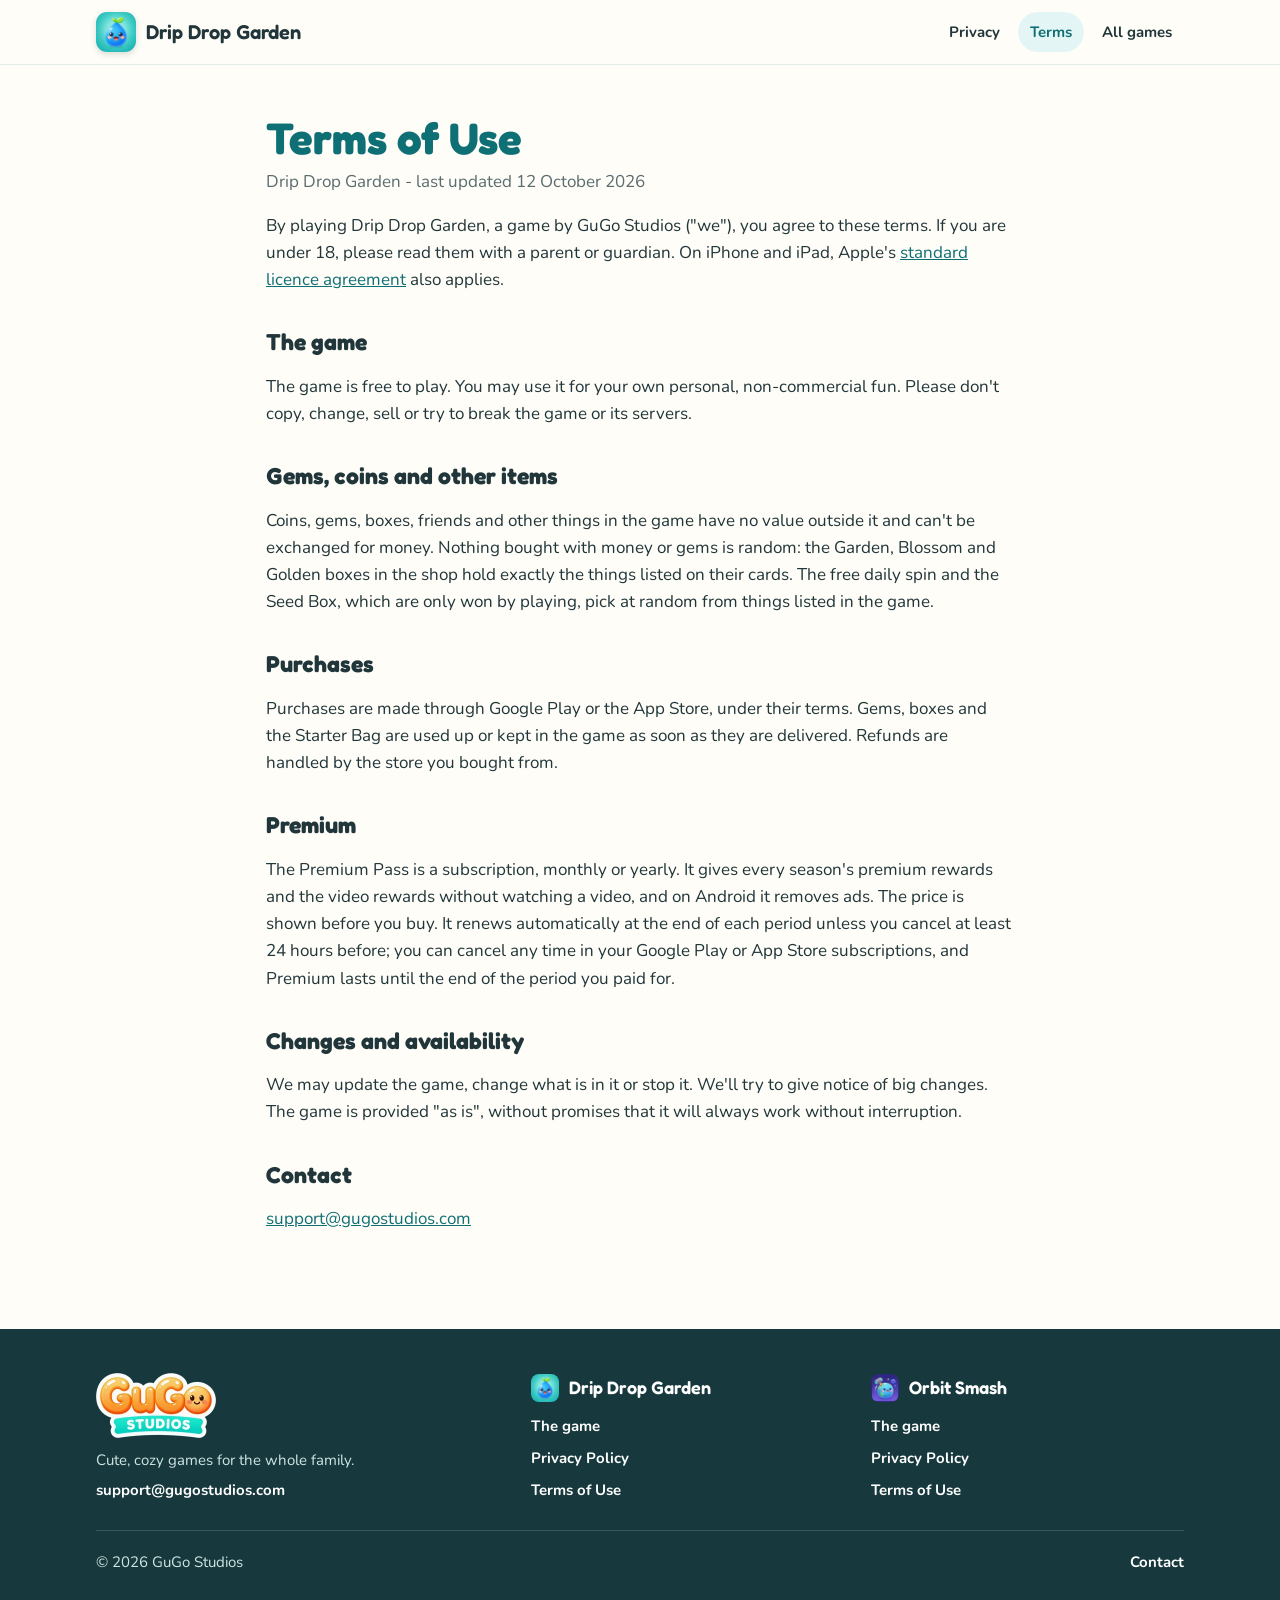
<file: site/terms.html>
<!doctype html>
<html lang="en">
<head>
<meta charset="utf-8">
<meta name="viewport" content="width=device-width, initial-scale=1">
<title>Terms of Use - Drip Drop Garden</title>
<meta name="description" content="Terms of Use for the Drip Drop Garden game.">
<meta name="theme-color" content="#149ba1">
<link rel="canonical" href="https://gugostudios.com/terms.html">
<link rel="icon" type="image/png" href="assets/img/favicon-64.png">
<link rel="apple-touch-icon" href="assets/img/apple-touch-icon.png">
<link rel="preconnect" href="https://fonts.googleapis.com">
<link rel="preconnect" href="https://fonts.gstatic.com" crossorigin>
<link href="https://fonts.googleapis.com/css2?family=Fredoka:wght@500;600&family=Nunito:wght@400;700;800&display=swap" rel="stylesheet">
<link rel="stylesheet" href="assets/site.css">
</head>
<body>
<a class="skip" href="#main">Skip to content</a>

<header class="site-header">
  <div class="wrap">
    <a class="brand" href="dripdropgarden/"><img src="assets/img/icon-192.png" alt="" width="40" height="40"><span>Drip Drop Garden</span></a>
    <nav class="nav" aria-label="Main">
      <a class="optional" href="privacy.html">Privacy</a>
      <a class="optional" aria-current="page" href="terms.html">Terms</a>
      <a href="./#games">All games</a>
    </nav>
  </div>
</header>

<main id="main" class="legal">
<h1>Terms of Use</h1>
<p class="date">Drip Drop Garden - last updated 12 October 2026</p>

<p>By playing Drip Drop Garden, a game by GuGo Studios ("we"), you agree to these terms. If you are under 18, please read them with a parent or guardian.
On iPhone and iPad, Apple's <a href="https://www.apple.com/legal/internet-services/itunes/dev/stdeula/">standard licence
agreement</a> also applies.</p>

<h2>The game</h2>
<p>The game is free to play. You may use it for your own personal, non-commercial fun. Please don't copy, change, sell or
try to break the game or its servers.</p>

<h2>Gems, coins and other items</h2>
<p>Coins, gems, boxes, friends and other things in the game have no value outside it and can't be exchanged for money.
Nothing bought with money or gems is random: the Garden, Blossom and Golden boxes in the shop hold exactly the things
listed on their cards. The free daily spin and the Seed Box, which are only won by playing, pick at random from things
listed in the game.</p>

<h2>Purchases</h2>
<p>Purchases are made through Google Play or the App Store, under their terms. Gems, boxes and the Starter Bag are used up or kept
in the game as soon as they are delivered. Refunds are handled by the store you bought from.</p>

<h2>Premium</h2>
<p>The Premium Pass is a subscription, monthly or yearly. It gives every season's premium rewards and the video rewards
without watching a video, and on Android it removes ads. The price is shown before you buy. It renews automatically at the end of each period unless you
cancel at least 24 hours before; you can cancel any time in your Google Play or App Store subscriptions, and Premium lasts
until the end of the period you paid for.</p>

<h2>Changes and availability</h2>
<p>We may update the game, change what is in it or stop it. We'll try to give notice of big changes. The game is provided
"as is", without promises that it will always work without interruption.</p>

<h2>Contact</h2>
<p><a href="mailto:support@gugostudios.com">support@gugostudios.com</a></p>
</main>

<footer class="site-footer">
  <div class="wrap foot-grid">
    <div class="foot-studio">
      <a href="./"><img src="assets/img/studio/gugo-logo-240.webp" alt="GuGo Studios" width="120" height="65" loading="lazy"></a>
      <p>Cute, cozy games for the whole family.</p>
      <a href="mailto:support@gugostudios.com">support@gugostudios.com</a>
    </div>
    <nav class="foot-col" aria-label="Drip Drop Garden">
      <p class="foot-title"><img src="assets/img/icon-256.webp" alt="" width="28" height="28" loading="lazy">Drip Drop Garden</p>
      <a href="dripdropgarden/">The game</a>
      <a href="privacy.html">Privacy Policy</a>
      <a href="terms.html">Terms of Use</a>
    </nav>
    <nav class="foot-col" aria-label="Orbit Smash">
      <p class="foot-title"><img src="assets/img/orbitsmash/icon-256.webp" alt="" width="28" height="28" loading="lazy">Orbit Smash</p>
      <a href="orbitsmash/">The game</a>
      <a href="orbitsmash/privacy.html">Privacy Policy</a>
      <a href="orbitsmash/terms.html">Terms of Use</a>
    </nav>
  </div>
  <div class="wrap foot-bottom">
    <span>© 2026 GuGo Studios</span>
    <a href="mailto:support@gugostudios.com">Contact</a>
  </div>
</footer>

</body>
</html>
</file>
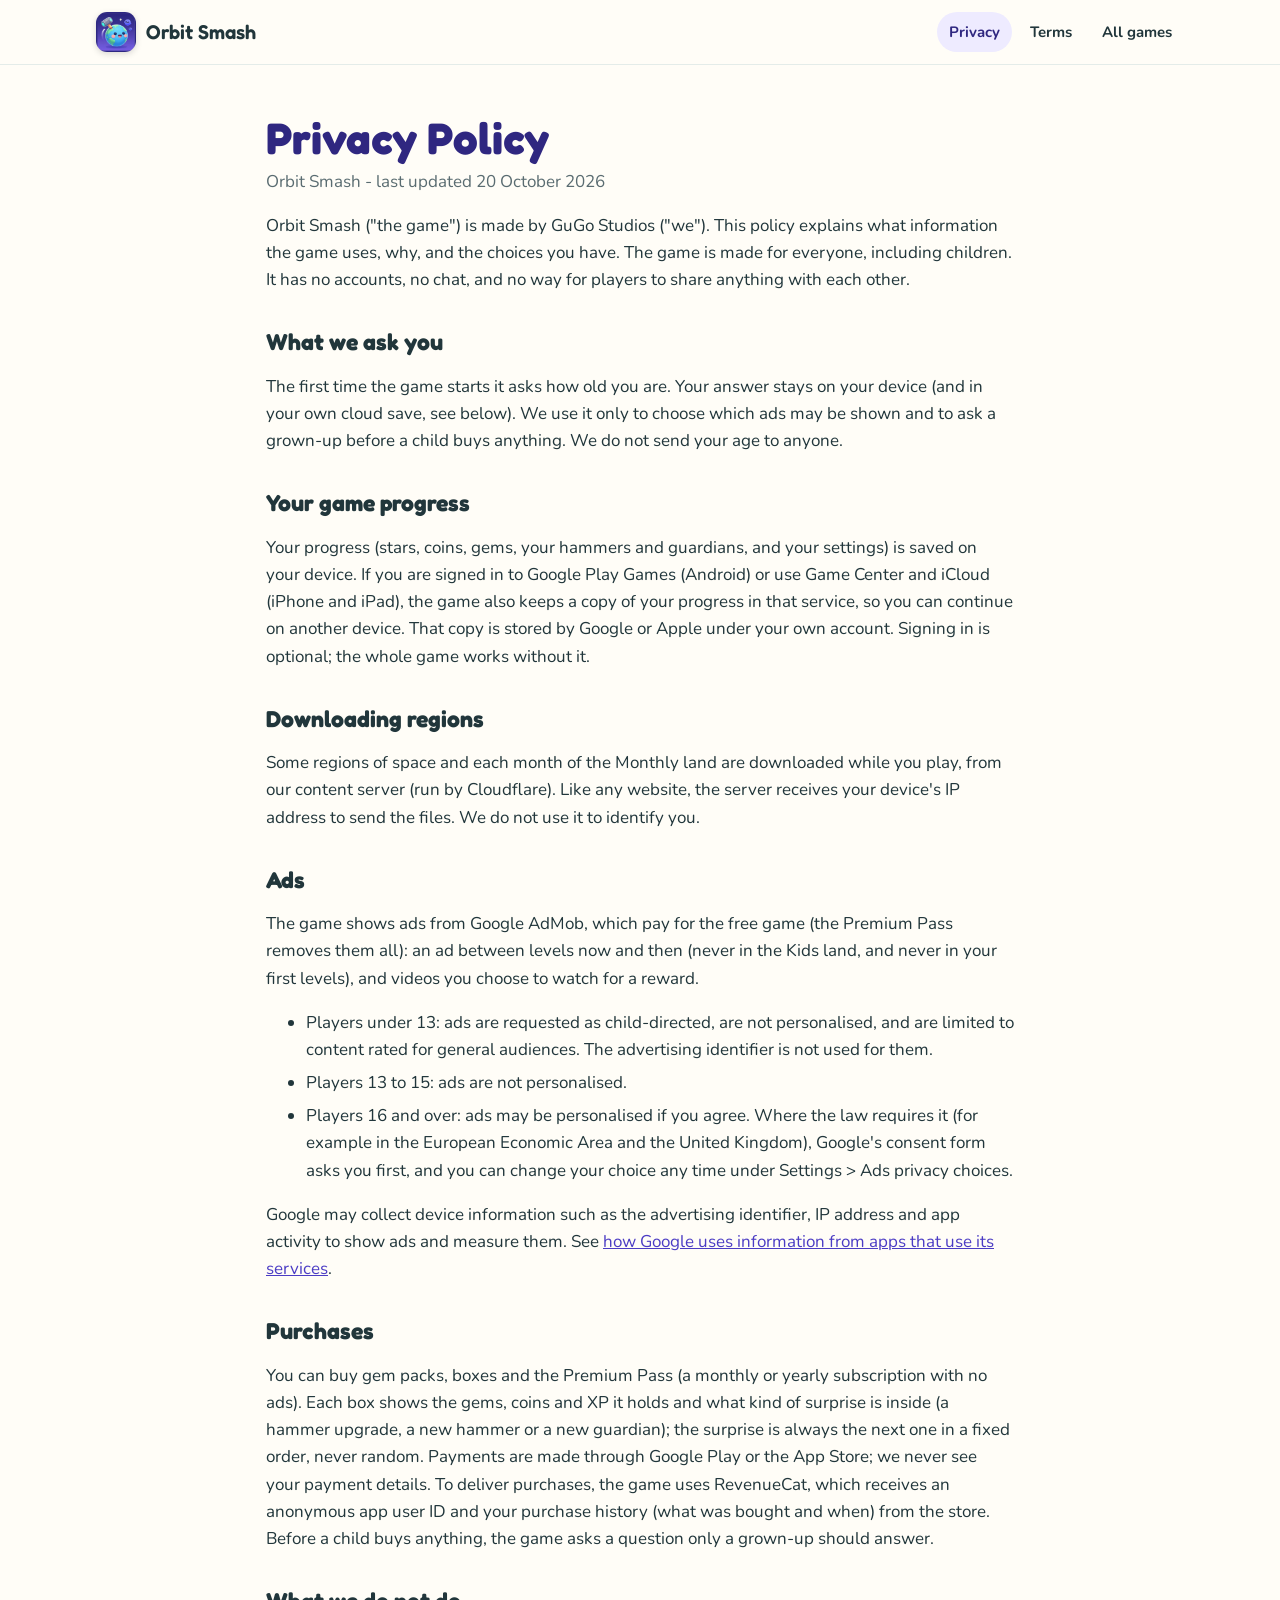
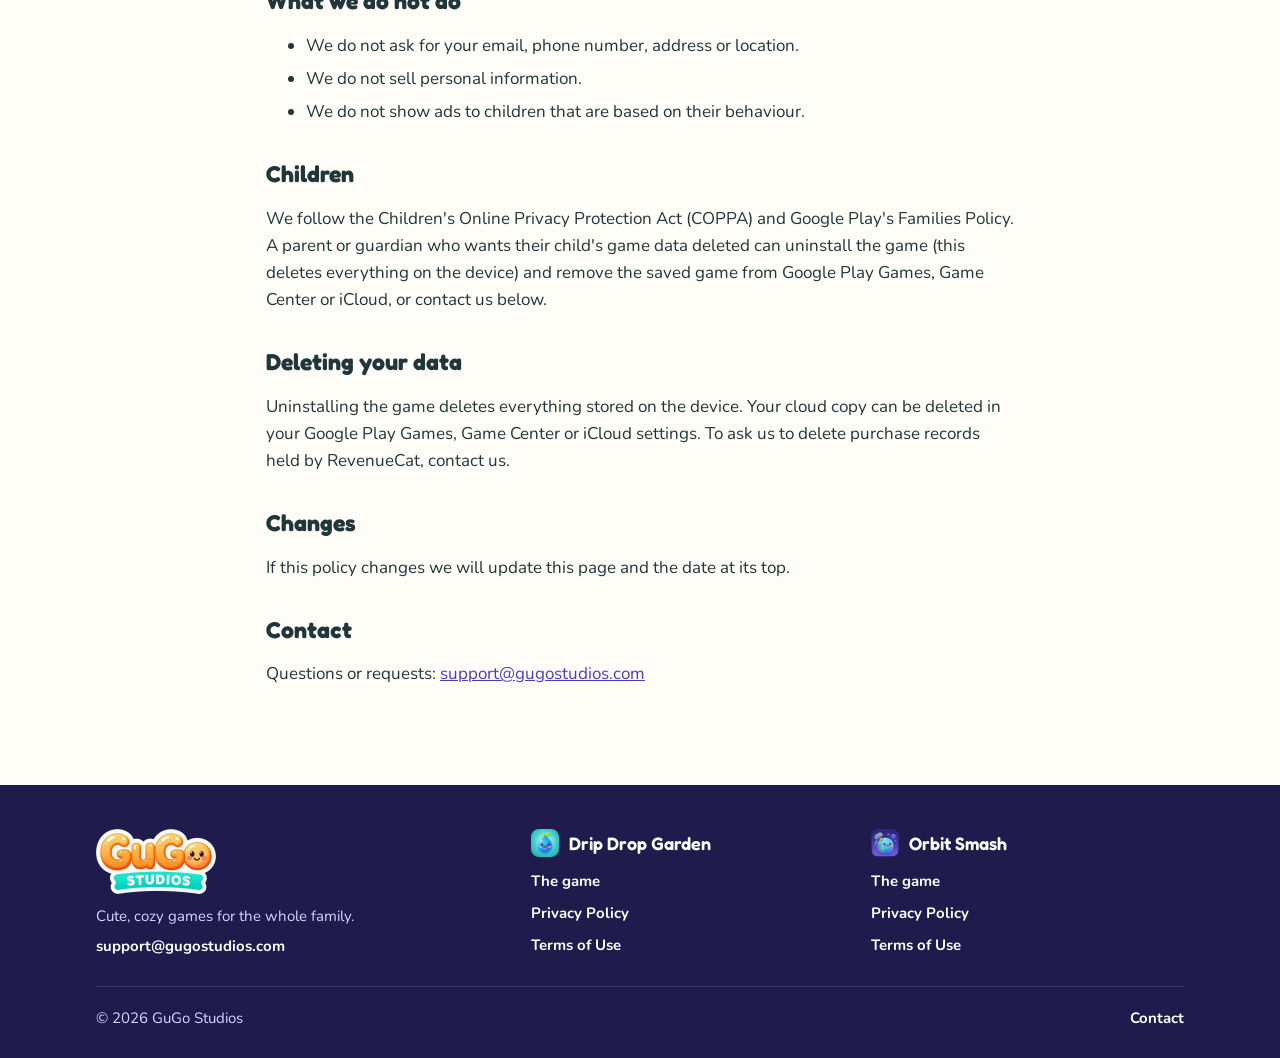
<file: site/orbitsmash/privacy.html>
<!doctype html>
<html lang="en">
<head>
<meta charset="utf-8">
<meta name="viewport" content="width=device-width, initial-scale=1">
<title>Privacy Policy - Orbit Smash</title>
<meta name="description" content="Privacy Policy for the Orbit Smash game.">
<meta name="theme-color" content="#2b2f6b">
<link rel="canonical" href="https://gugostudios.com/orbitsmash/privacy.html">
<link rel="icon" type="image/png" href="../assets/img/orbitsmash/favicon-64.png">
<link rel="apple-touch-icon" href="../assets/img/orbitsmash/apple-touch-icon.png">
<link rel="preconnect" href="https://fonts.googleapis.com">
<link rel="preconnect" href="https://fonts.gstatic.com" crossorigin>
<link href="https://fonts.googleapis.com/css2?family=Fredoka:wght@500;600&family=Nunito:wght@400;700;800&display=swap" rel="stylesheet">
<link rel="stylesheet" href="../assets/site.css">
</head>
<body class="theme-orbit">
<a class="skip" href="#main">Skip to content</a>

<header class="site-header">
  <div class="wrap">
    <a class="brand" href="./"><img src="../assets/img/orbitsmash/icon-256.webp" alt="" width="40" height="40"><span>Orbit Smash</span></a>
    <nav class="nav" aria-label="Main">
      <a class="optional" aria-current="page" href="privacy.html">Privacy</a>
      <a class="optional" href="terms.html">Terms</a>
      <a href="../#games">All games</a>
    </nav>
  </div>
</header>

<main id="main" class="legal">
<h1>Privacy Policy</h1>
<p class="date">Orbit Smash - last updated 20 October 2026</p>

<p>Orbit Smash ("the game") is made by GuGo Studios ("we"). This policy explains what information the game uses, why, and
the choices you have. The game is made for everyone, including children. It has no accounts, no chat, and no way for
players to share anything with each other.</p>

<h2>What we ask you</h2>
<p>The first time the game starts it asks how old you are. Your answer stays on your device (and in your own cloud save,
see below). We use it only to choose which ads may be shown and to ask a grown-up before a child buys anything. We do not
send your age to anyone.</p>

<h2>Your game progress</h2>
<p>Your progress (stars, coins, gems, your hammers and guardians, and your settings) is saved on your device. If you are
signed in to Google Play Games (Android) or use Game Center and iCloud (iPhone and iPad), the game also keeps a copy of
your progress in that service, so you can continue on another device. That copy is stored by Google or Apple under your
own account. Signing in is optional; the whole game works without it.</p>

<h2>Downloading regions</h2>
<p>Some regions of space and each month of the Monthly land are downloaded while you play, from our content server (run by Cloudflare). Like any website,
the server receives your device's IP address to send the files. We do not use it to identify you.</p>

<h2>Ads</h2>
<p>The game shows ads from Google AdMob, which pay for the free game (the Premium Pass removes them all): an ad between levels now and then (never in the
Kids land, and never in your first levels), and videos you choose to watch for a reward.</p>
<ul>
  <li>Players under 13: ads are requested as child-directed, are not personalised, and are limited to content rated for
  general audiences. The advertising identifier is not used for them.</li>
  <li>Players 13 to 15: ads are not personalised.</li>
  <li>Players 16 and over: ads may be personalised if you agree. Where the law requires it (for example in the European
  Economic Area and the United Kingdom), Google's consent form asks you first, and you can change your choice any time
  under Settings &gt; Ads privacy choices.</li>
</ul>
<p>Google may collect device information such as the advertising identifier, IP address and app activity to show ads and
measure them. See <a href="https://policies.google.com/technologies/partner-sites">how Google uses information from apps
that use its services</a>.</p>

<h2>Purchases</h2>
<p>You can buy gem packs, boxes and the Premium Pass (a monthly or yearly subscription with no ads). Each box shows the gems, coins and XP it holds and what kind of surprise is inside (a
hammer upgrade, a new hammer or a new guardian); the surprise is always the next one in a fixed order, never random.
Payments are made through Google Play or the App Store; we never see your payment details. To deliver purchases, the game
uses RevenueCat, which receives an anonymous app user ID and your purchase history (what was bought and when) from the
store. Before a child buys anything, the game asks a question only a grown-up should answer.</p>

<h2>What we do not do</h2>
<ul>
  <li>We do not ask for your email, phone number, address or location.</li>
  <li>We do not sell personal information.</li>
  <li>We do not show ads to children that are based on their behaviour.</li>
</ul>

<h2>Children</h2>
<p>We follow the Children's Online Privacy Protection Act (COPPA) and Google Play's Families Policy. A parent or guardian
who wants their child's game data deleted can uninstall the game (this deletes everything on the device) and remove the
saved game from Google Play Games, Game Center or iCloud, or contact us below.</p>

<h2>Deleting your data</h2>
<p>Uninstalling the game deletes everything stored on the device. Your cloud copy can be deleted in your Google Play Games,
Game Center or iCloud settings. To ask us to delete purchase records held by RevenueCat, contact us.</p>

<h2>Changes</h2>
<p>If this policy changes we will update this page and the date at its top.</p>

<h2>Contact</h2>
<p>Questions or requests: <a href="mailto:support@gugostudios.com">support@gugostudios.com</a></p>
</main>

<footer class="site-footer">
  <div class="wrap foot-grid">
    <div class="foot-studio">
      <a href="../"><img src="../assets/img/studio/gugo-logo-240.webp" alt="GuGo Studios" width="120" height="65" loading="lazy"></a>
      <p>Cute, cozy games for the whole family.</p>
      <a href="mailto:support@gugostudios.com">support@gugostudios.com</a>
    </div>
    <nav class="foot-col" aria-label="Drip Drop Garden">
      <p class="foot-title"><img src="../assets/img/icon-256.webp" alt="" width="28" height="28" loading="lazy">Drip Drop Garden</p>
      <a href="../dripdropgarden/">The game</a>
      <a href="../privacy.html">Privacy Policy</a>
      <a href="../terms.html">Terms of Use</a>
    </nav>
    <nav class="foot-col" aria-label="Orbit Smash">
      <p class="foot-title"><img src="../assets/img/orbitsmash/icon-256.webp" alt="" width="28" height="28" loading="lazy">Orbit Smash</p>
      <a href="../orbitsmash/">The game</a>
      <a href="../orbitsmash/privacy.html">Privacy Policy</a>
      <a href="../orbitsmash/terms.html">Terms of Use</a>
    </nav>
  </div>
  <div class="wrap foot-bottom">
    <span>© 2026 GuGo Studios</span>
    <a href="mailto:support@gugostudios.com">Contact</a>
  </div>
</footer>

</body>
</html>
</file>
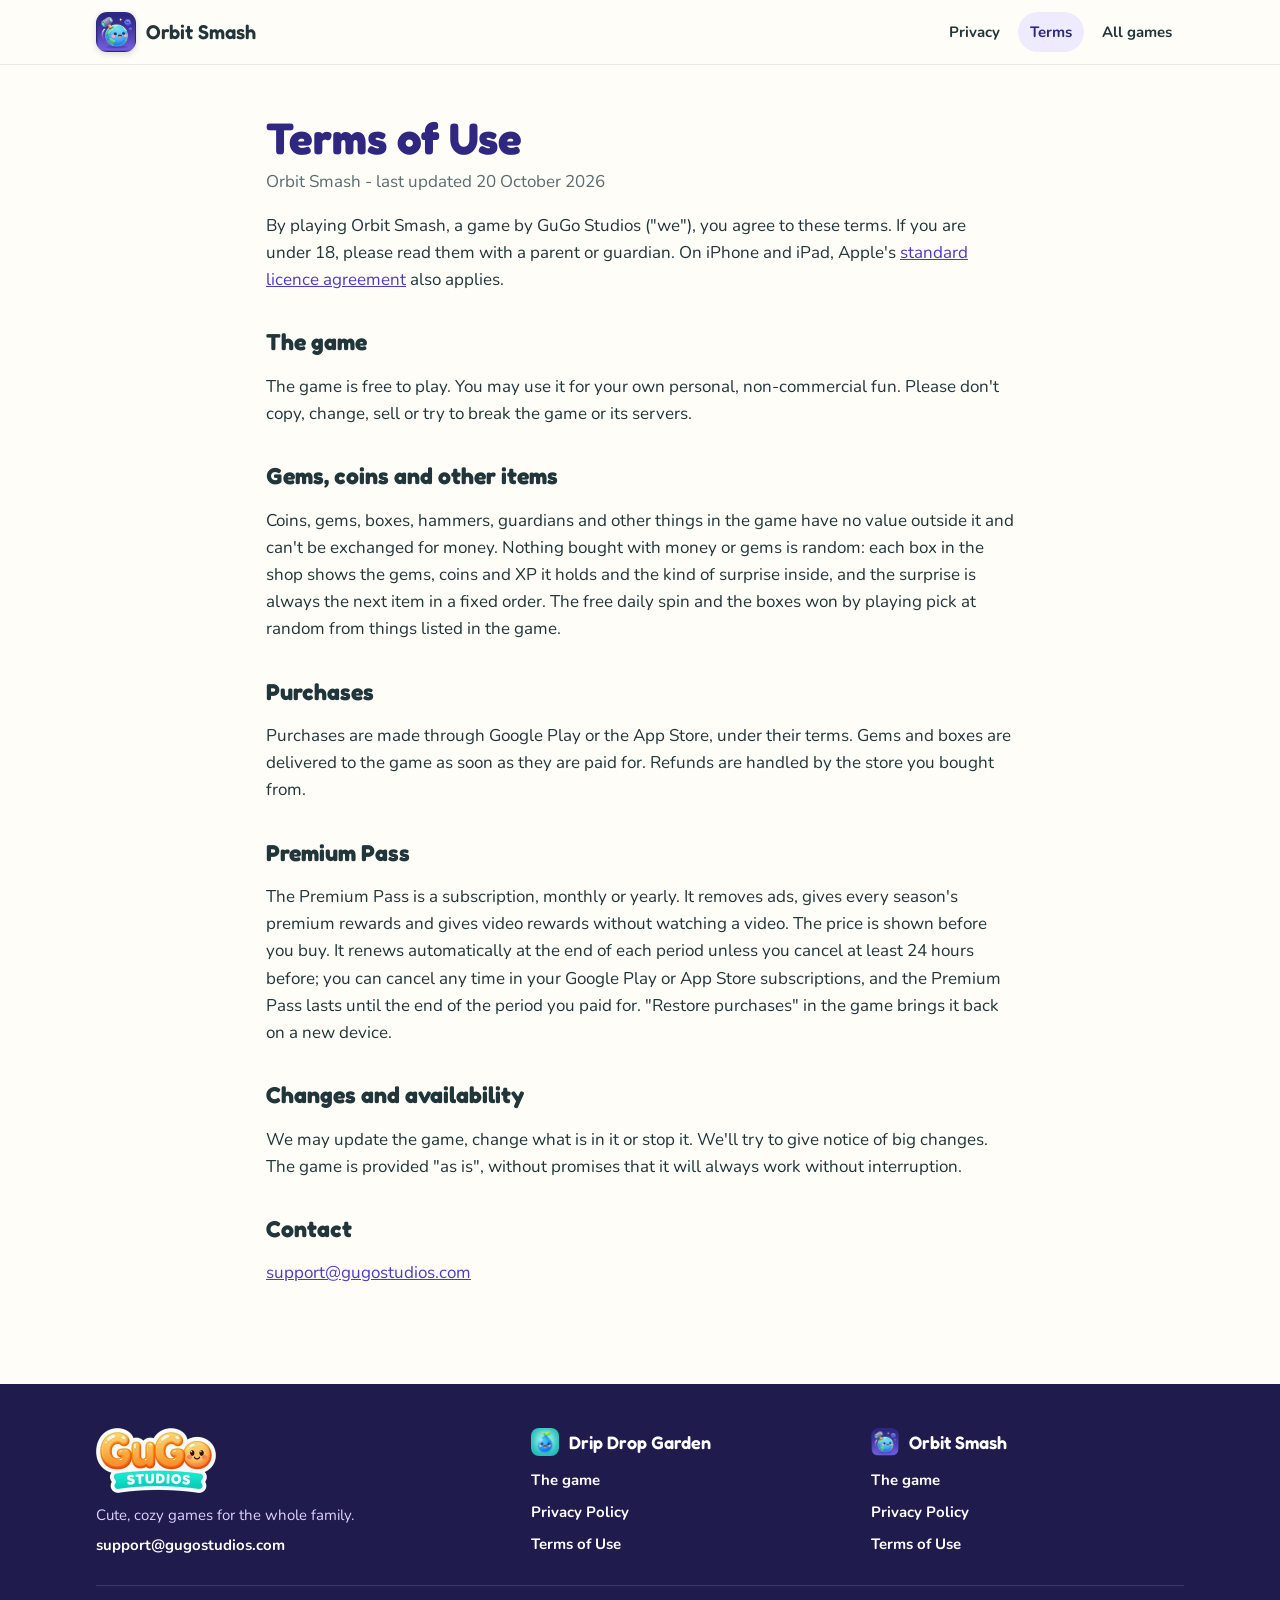
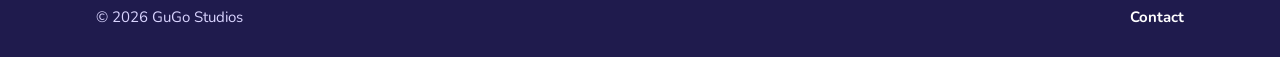
<file: site/orbitsmash/terms.html>
<!doctype html>
<html lang="en">
<head>
<meta charset="utf-8">
<meta name="viewport" content="width=device-width, initial-scale=1">
<title>Terms of Use - Orbit Smash</title>
<meta name="description" content="Terms of Use for the Orbit Smash game.">
<meta name="theme-color" content="#2b2f6b">
<link rel="canonical" href="https://gugostudios.com/orbitsmash/terms.html">
<link rel="icon" type="image/png" href="../assets/img/orbitsmash/favicon-64.png">
<link rel="apple-touch-icon" href="../assets/img/orbitsmash/apple-touch-icon.png">
<link rel="preconnect" href="https://fonts.googleapis.com">
<link rel="preconnect" href="https://fonts.gstatic.com" crossorigin>
<link href="https://fonts.googleapis.com/css2?family=Fredoka:wght@500;600&family=Nunito:wght@400;700;800&display=swap" rel="stylesheet">
<link rel="stylesheet" href="../assets/site.css">
</head>
<body class="theme-orbit">
<a class="skip" href="#main">Skip to content</a>

<header class="site-header">
  <div class="wrap">
    <a class="brand" href="./"><img src="../assets/img/orbitsmash/icon-256.webp" alt="" width="40" height="40"><span>Orbit Smash</span></a>
    <nav class="nav" aria-label="Main">
      <a class="optional" href="privacy.html">Privacy</a>
      <a class="optional" aria-current="page" href="terms.html">Terms</a>
      <a href="../#games">All games</a>
    </nav>
  </div>
</header>

<main id="main" class="legal">
<h1>Terms of Use</h1>
<p class="date">Orbit Smash - last updated 20 October 2026</p>

<p>By playing Orbit Smash, a game by GuGo Studios ("we"), you agree to these terms. If you are under 18, please read them
with a parent or guardian. On iPhone and iPad, Apple's <a href="https://www.apple.com/legal/internet-services/itunes/dev/stdeula/">standard
licence agreement</a> also applies.</p>

<h2>The game</h2>
<p>The game is free to play. You may use it for your own personal, non-commercial fun. Please don't copy, change, sell or
try to break the game or its servers.</p>

<h2>Gems, coins and other items</h2>
<p>Coins, gems, boxes, hammers, guardians and other things in the game have no value outside it and can't be exchanged
for money. Nothing bought with money or gems is random: each box in the shop shows the gems, coins and XP it holds and
the kind of surprise inside, and the surprise is always the next item in a fixed order. The free daily spin and the
boxes won by playing pick at random from things listed in the game.</p>

<h2>Purchases</h2>
<p>Purchases are made through Google Play or the App Store, under their terms. Gems and boxes are delivered to the game
as soon as they are paid for. Refunds are handled by the store you bought from.</p>

<h2>Premium Pass</h2>
<p>The Premium Pass is a subscription, monthly or yearly. It removes ads, gives every season's premium rewards and gives
video rewards without watching a video. The price is shown before you buy. It renews automatically at the end of each
period unless you cancel at least 24 hours before; you can cancel any time in your Google Play or App Store
subscriptions, and the Premium Pass lasts until the end of the period you paid for. "Restore purchases" in the game
brings it back on a new device.</p>

<h2>Changes and availability</h2>
<p>We may update the game, change what is in it or stop it. We'll try to give notice of big changes. The game is provided
"as is", without promises that it will always work without interruption.</p>

<h2>Contact</h2>
<p><a href="mailto:support@gugostudios.com">support@gugostudios.com</a></p>
</main>

<footer class="site-footer">
  <div class="wrap foot-grid">
    <div class="foot-studio">
      <a href="../"><img src="../assets/img/studio/gugo-logo-240.webp" alt="GuGo Studios" width="120" height="65" loading="lazy"></a>
      <p>Cute, cozy games for the whole family.</p>
      <a href="mailto:support@gugostudios.com">support@gugostudios.com</a>
    </div>
    <nav class="foot-col" aria-label="Drip Drop Garden">
      <p class="foot-title"><img src="../assets/img/icon-256.webp" alt="" width="28" height="28" loading="lazy">Drip Drop Garden</p>
      <a href="../dripdropgarden/">The game</a>
      <a href="../privacy.html">Privacy Policy</a>
      <a href="../terms.html">Terms of Use</a>
    </nav>
    <nav class="foot-col" aria-label="Orbit Smash">
      <p class="foot-title"><img src="../assets/img/orbitsmash/icon-256.webp" alt="" width="28" height="28" loading="lazy">Orbit Smash</p>
      <a href="../orbitsmash/">The game</a>
      <a href="../orbitsmash/privacy.html">Privacy Policy</a>
      <a href="../orbitsmash/terms.html">Terms of Use</a>
    </nav>
  </div>
  <div class="wrap foot-bottom">
    <span>© 2026 GuGo Studios</span>
    <a href="mailto:support@gugostudios.com">Contact</a>
  </div>
</footer>

</body>
</html>
</file>
<file: site/assets/site.css>
:root {
  --teal: #149ba1;
  --teal-deep: #0e6f74;
  --teal-pale: #e3f6f5;
  --orange: #ff9233;
  --orange-deep: #e8741a;
  --sun: #ffd24d;
  --ink: #21363b;
  --soft: #5a6c71;
  --paper: #fffdf7;
  --card: #ffffff;
  --line: #e4ece9;
  --radius: 22px;
  --shadow: 0 10px 30px rgba(20, 70, 75, 0.12);
  --font-head: "Fredoka", "Nunito", system-ui, sans-serif;
  --font-body: "Nunito", system-ui, -apple-system, "Segoe UI", sans-serif;
}

* { box-sizing: border-box; }
html { scroll-behavior: smooth; }
body {
  margin: 0;
  background: var(--paper);
  color: var(--ink);
  font: 17px/1.6 var(--font-body);
  -webkit-font-smoothing: antialiased;
}
img { max-width: 100%; height: auto; display: block; }
a { color: var(--teal-deep); }
h1, h2, h3 { font-family: var(--font-head); line-height: 1.15; margin: 0 0 12px; }
.wrap { max-width: 1120px; margin: 0 auto; padding: 0 16px; }

/* Header */
.site-header {
  position: sticky; top: 0; z-index: 10;
  background: rgba(255, 253, 247, 0.92);
  backdrop-filter: blur(10px);
  border-bottom: 1px solid var(--line);
}
.site-header .wrap { display: flex; align-items: center; gap: 16px; height: 64px; }
.brand { display: flex; align-items: center; gap: 10px; text-decoration: none; color: var(--ink); }
.brand img { width: 40px; height: 40px; border-radius: 11px; box-shadow: 0 2px 6px rgba(0, 0, 0, 0.15); }
.brand span { font-family: var(--font-head); font-weight: 600; font-size: 20px; white-space: nowrap; }
.nav { margin-left: auto; display: flex; gap: 6px; }
.nav a {
  text-decoration: none; color: var(--ink); font-weight: 700; font-size: 15px;
  padding: 8px 12px; border-radius: 999px;
}
.nav a:hover { background: var(--teal-pale); color: var(--teal-deep); }
@media (max-width: 640px) { .nav a.optional { display: none; } .brand span { font-size: 18px; } }

/* Buttons */
.btn {
  display: inline-flex; align-items: center; gap: 10px;
  font-family: var(--font-head); font-weight: 600; font-size: 18px;
  padding: 14px 22px; border-radius: 999px; text-decoration: none;
  border: 0; cursor: pointer;
}
.btn-orange { background: var(--orange); color: #fff; box-shadow: 0 5px 0 var(--orange-deep); }
.btn-orange:hover { transform: translateY(1px); box-shadow: 0 4px 0 var(--orange-deep); }
.btn-ghost { background: rgba(255, 255, 255, 0.9); color: var(--teal-deep); box-shadow: 0 5px 0 rgba(14, 111, 116, 0.25); }
.btn small { display: block; font-family: var(--font-body); font-weight: 700; font-size: 11px; letter-spacing: 0.06em; text-transform: uppercase; opacity: 0.85; }
.btn .stack { display: flex; flex-direction: column; line-height: 1.15; text-align: left; }

/* Hero */
.hero {
  position: relative; overflow: hidden;
  background: #8fd6c8 url("img/hero-bg.webp") center 62% / cover no-repeat;
  color: #fff;
}
.hero::after {
  content: ""; position: absolute; inset: 0;
  background:
    linear-gradient(180deg, rgba(255, 253, 247, 0) 82%, var(--paper) 100%),
    linear-gradient(90deg, rgba(8, 60, 66, 0.66) 0%, rgba(8, 60, 66, 0.38) 45%, rgba(8, 60, 66, 0.05) 70%);
}
@media (max-width: 820px) {
  .hero::after {
    background:
      linear-gradient(180deg, rgba(255, 253, 247, 0) 82%, var(--paper) 100%),
      linear-gradient(180deg, rgba(8, 60, 66, 0.25) 0%, rgba(8, 60, 66, 0.6) 40%, rgba(8, 60, 66, 0.45) 75%);
  }
}
.hero .wrap {
  position: relative; z-index: 1;
  display: grid; grid-template-columns: 1.1fr 0.9fr; gap: 32px; align-items: center;
  padding-top: 64px; padding-bottom: 96px;
}
.hero h1 { font-size: clamp(42px, 7vw, 72px); text-shadow: 0 3px 0 rgba(0, 0, 0, 0.18); }
.hero .tagline { font-family: var(--font-head); font-size: clamp(22px, 3vw, 30px); font-weight: 500; margin: 0 0 14px; }
.hero p.lead { font-size: 19px; max-width: 520px; margin: 0 0 26px; text-shadow: 0 1px 2px rgba(0, 0, 0, 0.35); }
.hero .ctas { display: flex; flex-wrap: wrap; gap: 14px; }
.hero .art { display: flex; justify-content: center; }
.hero .art img {
  width: min(320px, 70vw); border-radius: 26%; box-shadow: 0 24px 50px rgba(0, 40, 45, 0.35);
  animation: bob 5s ease-in-out infinite;
}
@keyframes bob { 0%, 100% { transform: translateY(0) rotate(-2deg); } 50% { transform: translateY(-10px) rotate(2deg); } }
@media (prefers-reduced-motion: reduce) { .hero .art img { animation: none; } }
@media (max-width: 820px) {
  .hero { background-image: url("img/hero-bg-small.webp"); }
  .hero .wrap { grid-template-columns: 1fr; text-align: center; padding-top: 40px; padding-bottom: 72px; }
  .hero p.lead { margin-left: auto; margin-right: auto; }
  .hero .ctas { justify-content: center; }
  .hero .art { order: -1; }
  .hero .art img { width: min(200px, 50vw); }
}

/* Sections */
section { padding: 72px 0; }
.section-head { text-align: center; max-width: 680px; margin: 0 auto 36px; }
.section-head h2 { font-size: clamp(30px, 4.5vw, 44px); color: var(--teal-deep); }
.section-head p { color: var(--soft); font-size: 18px; margin: 0; }
.eyebrow {
  display: inline-block; font-family: var(--font-head); font-weight: 600; font-size: 14px;
  letter-spacing: 0.08em; text-transform: uppercase; color: var(--orange-deep);
  background: #fff1e2; padding: 6px 14px; border-radius: 999px; margin-bottom: 14px;
}

/* Screenshots */
.shots {
  display: flex; gap: 20px; overflow-x: auto; padding: 8px 16px 24px;
  scroll-snap-type: x mandatory; -webkit-overflow-scrolling: touch;
  max-width: 1120px; margin: 0 auto;
}
.shots figure {
  flex: 0 0 auto; width: 230px; margin: 0; scroll-snap-align: center;
  border-radius: 28px; padding: 8px; background: #1f2f33; box-shadow: var(--shadow);
}
.shots img { width: 100%; aspect-ratio: 9 / 16; object-fit: cover; border-radius: 21px; }

/* Feature cards */
.grid { display: grid; grid-template-columns: repeat(3, 1fr); gap: 20px; }
@media (max-width: 900px) { .grid { grid-template-columns: repeat(2, 1fr); } }
@media (max-width: 560px) { .grid { grid-template-columns: 1fr; } }
.card {
  background: var(--card); border-radius: var(--radius); padding: 24px;
  box-shadow: var(--shadow); border: 1px solid var(--line);
}
.card .emoji {
  width: 54px; height: 54px; display: grid; place-items: center; font-size: 28px;
  background: var(--teal-pale); border-radius: 16px; margin-bottom: 14px;
}
.card h3 { font-size: 22px; color: var(--ink); }
.card p { margin: 0; color: var(--soft); }

/* Friends */
.friends-band { background: linear-gradient(180deg, var(--teal-pale), var(--paper)); }
.friends { display: flex; flex-wrap: wrap; justify-content: center; gap: 8px 4px; }
.friends img { width: 120px; height: 120px; object-fit: contain; filter: drop-shadow(0 8px 10px rgba(20, 70, 75, 0.18)); }
@media (max-width: 560px) { .friends img { width: 88px; height: 88px; } }

/* Families */
.families { display: grid; grid-template-columns: 0.9fr 1.1fr; gap: 40px; align-items: center; }
@media (max-width: 820px) { .families { grid-template-columns: 1fr; } }
.families .feature-img { border-radius: var(--radius); box-shadow: var(--shadow); }
.checks { list-style: none; padding: 0; margin: 0; display: grid; gap: 14px; }
.checks li { display: flex; gap: 14px; align-items: flex-start; }
.checks .dot {
  flex: 0 0 34px; height: 34px; border-radius: 50%; background: var(--teal); color: #fff;
  display: grid; place-items: center; font-weight: 800; font-size: 17px;
}
.checks b { display: block; font-family: var(--font-head); font-weight: 600; font-size: 19px; }
.checks span.txt { color: var(--soft); }

/* Premium + support */
.duo { display: grid; grid-template-columns: 1fr 1fr; gap: 20px; }
@media (max-width: 820px) { .duo { grid-template-columns: 1fr; } }
.card.premium { background: linear-gradient(160deg, #7b55d6, #5a3cb3); color: #fff; border: 0; }
.card.premium h3, .card.premium p { color: #fff; }
.card.premium p { opacity: 0.92; }
.card.support { background: linear-gradient(160deg, var(--teal), var(--teal-deep)); color: #fff; border: 0; }
.card.support h3, .card.support p { color: #fff; }
.card.support a.mail {
  display: inline-block; margin-top: 14px; color: var(--teal-deep); background: #fff;
  font-weight: 800; text-decoration: none; padding: 10px 18px; border-radius: 999px;
}

.card.premium .emoji, .card.support .emoji { background: rgba(255, 255, 255, 0.18); }
.card .card-links { margin-top: 16px; font-size: 15px; }
.card.support .card-links a { color: #fff; font-weight: 700; }
.tight-top { padding-top: 24px; }
.grid.spaced { margin-top: 36px; }
.families h2 { font-size: clamp(30px, 4.5vw, 42px); color: var(--teal-deep); }

/* Footer: the studio, then each game's page and legal pages */
.site-footer { background: #17393d; color: #cfe5e3; padding: 44px 0 28px; font-size: 15px; }
.site-footer a { color: #fff; text-decoration: none; font-weight: 700; }
.site-footer a:hover { text-decoration: underline; }
.foot-grid { display: grid; grid-template-columns: 1.3fr 1fr 1fr; gap: 28px; }
@media (max-width: 760px) { .foot-grid { grid-template-columns: 1fr 1fr; } .foot-studio { grid-column: 1 / -1; } }
@media (max-width: 400px) { .foot-grid { grid-template-columns: 1fr; } }
.foot-studio img { width: 120px; height: auto; margin-bottom: 10px; }
.foot-studio p { margin: 0 0 6px; }
.foot-col { display: flex; flex-direction: column; align-items: flex-start; gap: 8px; }
.foot-title {
  display: flex; align-items: center; gap: 10px; margin: 0 0 4px;
  font-family: var(--font-head); font-weight: 600; font-size: 18px; color: #fff;
}
.foot-title img { width: 28px; height: 28px; border-radius: 8px; }
.foot-bottom { position: relative; display: flex; flex-wrap: wrap; justify-content: space-between; gap: 12px; margin-top: 28px; padding-top: 20px; }
.foot-bottom::before { content: ""; position: absolute; top: 0; left: 16px; right: 16px; border-top: 1px solid rgba(255, 255, 255, 0.14); }

/* Legal pages */
.legal { max-width: 780px; margin: 0 auto; padding: 48px 16px 80px; }
.legal h1 { font-size: clamp(32px, 5vw, 44px); color: var(--teal-deep); margin-bottom: 4px; }
.legal .date { color: var(--soft); margin-top: 0; }
.legal h2 { font-size: 23px; margin-top: 36px; color: var(--ink); }
.legal li { margin-bottom: 6px; }
.legal .box { background: var(--teal-pale); border-radius: 16px; padding: 16px 20px; margin: 20px 0; }

/* Accessibility */
.skip {
  position: absolute; left: -9999px; top: 8px; z-index: 50;
  background: #fff; color: var(--teal-deep); font-weight: 800; padding: 10px 16px; border-radius: 999px; box-shadow: var(--shadow);
}
.skip:focus { left: 16px; }
:focus-visible { outline: 3px solid var(--orange); outline-offset: 3px; }
.shots:focus-visible { outline-offset: -3px; }

/* Header extras */
.brand-studio img { width: auto; height: 44px; border-radius: 0; box-shadow: none; }
.nav a[aria-current="page"] { background: var(--teal-pale); color: var(--teal-deep); }
@media (max-width: 380px) {
  .site-header .wrap { gap: 10px; }
  .brand span { font-size: 16px; }
  .nav a { padding: 8px 9px; }
}

/* Buttons: "Coming soon" badges aren't links */
span.btn { cursor: default; }
span.btn-orange:hover { transform: none; box-shadow: 0 5px 0 var(--orange-deep); }
.btn-teal { background: var(--teal); color: #fff; box-shadow: 0 5px 0 var(--teal-deep); }
.btn-teal:hover { transform: translateY(1px); box-shadow: 0 4px 0 var(--teal-deep); }

/* Studio home: hero */
.studio-hero {
  position: relative; overflow: hidden; text-align: center; padding: 48px 0 80px;
  background:
    radial-gradient(ellipse 60% 55% at 50% 38%, #fff 0%, rgba(255, 255, 255, 0) 70%),
    radial-gradient(circle at 12% 18%, rgba(255, 210, 77, 0.35), transparent 28%),
    radial-gradient(circle at 90% 82%, rgba(255, 146, 51, 0.2), transparent 30%),
    linear-gradient(180deg, #bfeeea 0%, var(--teal-pale) 62%, var(--paper) 100%);
}
.studio-hero h1 { margin: 0 0 6px; }
.studio-hero h1 img { width: min(440px, 82vw); margin: 0 auto; filter: drop-shadow(0 14px 20px rgba(20, 70, 75, 0.18)); }
.studio-hero .tagline {
  font-family: var(--font-head); font-weight: 600; font-size: clamp(24px, 3.6vw, 34px);
  color: var(--teal-deep); margin: 0 0 12px;
}
.studio-hero .lead { font-size: 19px; color: var(--soft); max-width: 640px; margin: 0 auto 28px; }
.studio-hero .ctas { display: flex; flex-wrap: wrap; justify-content: center; gap: 14px; }
.studio-hero .float {
  position: absolute; width: 150px; border-radius: 26%;
  box-shadow: 0 18px 36px rgba(20, 70, 75, 0.25); animation: bob 5s ease-in-out infinite;
}
.studio-hero .float-left { left: max(24px, calc(50% - 540px)); top: 70px; }
.studio-hero .float-right { right: max(24px, calc(50% - 540px)); top: 190px; animation-delay: -2.5s; }
@media (max-width: 1040px) { .studio-hero .float { display: none; } }
@media (prefers-reduced-motion: reduce) { .studio-hero .float { animation: none; } }

/* Studio home: a card per game */
.games { display: grid; grid-template-columns: 1fr 1fr; gap: 28px; }
@media (max-width: 860px) { .games { grid-template-columns: 1fr; max-width: 560px; margin: 0 auto; } }
.game-card {
  display: flex; flex-direction: column; overflow: hidden;
  background: var(--card); border: 1px solid var(--line); border-radius: 28px; box-shadow: var(--shadow);
}
.game-top { display: flex; align-items: center; gap: 18px; padding: 26px 24px; color: #fff; }
.ddg-sky {
  background:
    linear-gradient(90deg, rgba(8, 60, 66, 0.7) 0%, rgba(8, 60, 66, 0.3) 100%),
    #8fd6c8 url("img/hero-bg-small.webp") center 62% / cover no-repeat;
}
.game-icon { flex: 0 0 auto; width: 96px; height: 96px; border-radius: 26%; box-shadow: 0 10px 22px rgba(0, 0, 0, 0.28); }
.game-top h3 { font-size: clamp(26px, 3vw, 32px); margin: 0 0 4px; color: #fff; text-shadow: 0 2px 0 rgba(0, 0, 0, 0.18); }
.game-top h3 a { color: inherit; text-decoration: none; }
.game-top h3 a:hover { text-decoration: underline; }
.game-top .pitch { margin: 0; font-family: var(--font-head); font-weight: 500; font-size: 19px; }
.game-body { flex: 1; display: flex; flex-direction: column; gap: 20px; padding: 22px 24px 26px; }
.game-body > p { margin: 0; color: var(--soft); }
.mini-shots { display: grid; grid-template-columns: repeat(3, 1fr); gap: 12px; }
.mini-shots img {
  width: 100%; aspect-ratio: 9 / 16; object-fit: cover; border-radius: 18px;
  border: 5px solid #1f2f33; box-shadow: 0 8px 18px rgba(20, 70, 75, 0.16);
}
.store-row { display: flex; flex-wrap: wrap; gap: 10px; }
.store-pill {
  display: inline-flex; flex-direction: column; line-height: 1.15; padding: 8px 16px; border-radius: 14px;
  background: var(--teal-pale); color: var(--teal-deep); text-decoration: none;
  font-family: var(--font-head); font-weight: 600; font-size: 16px;
}
.store-pill small { font-family: var(--font-body); font-weight: 700; font-size: 10px; letter-spacing: 0.06em; text-transform: uppercase; opacity: 0.8; }
.store-pill.live { background: var(--ink); color: #fff; }
.game-links { display: flex; flex-wrap: wrap; align-items: center; gap: 12px 20px; margin-top: auto; }
.game-links a:not(.btn) { font-weight: 700; font-size: 15px; }
.game-links .btn { font-size: 17px; padding: 12px 20px; }
.game-orbitsmash .btn-teal { background: #5b4bd6; box-shadow: 0 5px 0 #3b2f9e; }
.game-orbitsmash .btn-teal:hover { box-shadow: 0 4px 0 #3b2f9e; }
.game-orbitsmash .store-pill { background: #eeebff; color: #2f2780; }
.game-orbitsmash .game-links a:not(.btn) { color: #4b3cc4; }
@media (max-width: 420px) {
  .game-top { padding: 20px 18px; gap: 14px; }
  .game-icon { width: 72px; height: 72px; }
  .game-body { padding: 20px 18px 22px; }
  .mini-shots { gap: 8px; }
  .mini-shots img { border-width: 3px; border-radius: 12px; }
  .store-row { gap: 8px; }
  .store-pill { padding: 7px 12px; font-size: 15px; }
  .store-pill small { font-size: 9px; }
}

/* Studio home: contact, and the legal pages for parents */
.legal-links { list-style: none; padding: 0; margin: 14px 0 0; display: grid; gap: 10px; }
.legal-links li { display: flex; flex-wrap: wrap; align-items: baseline; gap: 4px 16px; }
.legal-links b { font-family: var(--font-head); font-weight: 600; font-size: 18px; min-width: 150px; }
.legal-links a { font-weight: 700; }
@media (max-width: 420px) { .legal-links b { flex-basis: 100%; } }

/* 404 */
.notfound { text-align: center; padding: 72px 0 88px; }
.notfound .face { width: 140px; margin: 0 auto 20px; animation: bob 5s ease-in-out infinite; }
.notfound h1 { font-size: clamp(32px, 5vw, 46px); color: var(--teal-deep); }
.notfound p { color: var(--soft); max-width: 520px; margin: 0 auto 22px; }
.notfound-games { list-style: none; padding: 0; margin: 12px 0 0; display: flex; flex-wrap: wrap; justify-content: center; gap: 14px; }
.notfound-games a {
  display: inline-flex; align-items: center; gap: 12px; padding: 8px 18px 8px 8px; border-radius: 999px;
  background: var(--card); border: 1px solid var(--line); box-shadow: var(--shadow);
  font-family: var(--font-head); font-weight: 600; font-size: 18px; color: var(--ink); text-decoration: none;
}
.notfound-games img { width: 48px; height: 48px; border-radius: 14px; }
@media (prefers-reduced-motion: reduce) { .notfound .face { animation: none; } }

/* Space: Orbit Smash's hero, its card on the home page and its regions band */
.space-bg, .hero.space-bg {
  color: #fff;
  background-color: #1d1850;
  background-image:
    radial-gradient(circle at 18% 26%, rgba(255, 255, 255, 0.95) 0 1px, transparent 1.7px),
    radial-gradient(circle at 63% 71%, rgba(255, 255, 255, 0.75) 0 1.2px, transparent 2px),
    radial-gradient(circle at 41% 88%, rgba(255, 236, 190, 0.9) 0 1px, transparent 1.7px),
    radial-gradient(circle at 86% 14%, rgba(190, 230, 255, 0.9) 0 1.4px, transparent 2.2px),
    radial-gradient(ellipse 60% 70% at 88% 8%, rgba(140, 100, 255, 0.5), transparent 70%),
    radial-gradient(ellipse 55% 65% at 4% 96%, rgba(46, 196, 200, 0.3), transparent 70%),
    linear-gradient(160deg, #191446 0%, #2b2f6b 55%, #3b2a80 100%);
  background-size: 170px 170px, 230px 230px, 290px 290px, 250px 250px, 100% 100%, 100% 100%, 100% 100%;
  background-repeat: repeat, repeat, repeat, repeat, no-repeat, no-repeat, no-repeat;
  background-position: 0 0;
}
.hero.space-bg::after { background: linear-gradient(180deg, rgba(255, 253, 247, 0) 86%, var(--paper) 100%); }
.hero-logo { margin: 0 0 8px; }
.hero-logo img { width: min(460px, 84vw); filter: drop-shadow(0 10px 18px rgba(0, 0, 0, 0.35)); }
.hero.space-bg .tagline { color: var(--sun); }
.hero.space-bg .art img { border-radius: 24%; box-shadow: 0 24px 50px rgba(5, 0, 40, 0.55); }
@media (max-width: 820px) { .hero-logo img { margin: 0 auto; } }
@media (max-width: 560px) { .hero.space-bg .art { display: none; } }

.regions-band .section-head p { color: #d9d4ff; }
.regions-band .eyebrow { background: rgba(255, 255, 255, 0.12); color: var(--sun); }
.regions { list-style: none; margin: 0; padding: 0; display: flex; flex-wrap: wrap; justify-content: center; gap: 14px; }
.regions li {
  flex: 0 1 142px; display: flex; flex-direction: column; align-items: center; gap: 2px; text-align: center;
  padding: 18px 10px 16px; border-radius: 20px;
  background: rgba(255, 255, 255, 0.07); border: 1px solid rgba(255, 255, 255, 0.12);
}
.regions .planet {
  width: 64px; height: 64px; border-radius: 50%; margin-bottom: 10px;
  background: radial-gradient(circle at 32% 28%, rgba(255, 255, 255, 0.85) 0 7%, var(--c) 34%, #1d1850 125%);
  box-shadow: 0 0 26px -4px var(--c);
}
.regions b { font-family: var(--font-head); font-weight: 600; font-size: 18px; line-height: 1.2; }
.regions span { font-size: 14px; color: #d9d4ff; }
.regions .boss { color: var(--sun); font-weight: 700; }
.regions-more { text-align: center; color: #d9d4ff; max-width: 640px; margin: 28px auto 0; }
@media (max-width: 560px) {
  .regions { gap: 10px; }
  .regions li { flex-basis: 100px; padding: 14px 6px; }
  .regions .planet { width: 48px; height: 48px; }
  .regions b { font-size: 16px; }
}

/* Orbit Smash's pages */
.theme-orbit { --violet: #6c5ce7; --violet-pale: #eeebff; --space-deep: #2f2780; }
.theme-orbit .section-head h2, .theme-orbit .families h2, .theme-orbit .legal h1 { color: var(--space-deep); }
.theme-orbit .regions-band .section-head h2 { color: #fff; }
.theme-orbit .card .emoji { background: var(--violet-pale); }
.theme-orbit .card.premium .emoji, .theme-orbit .card.support .emoji { background: rgba(255, 255, 255, 0.18); }
.theme-orbit .checks .dot { background: var(--violet); }
.theme-orbit .nav a:hover, .theme-orbit .nav a[aria-current="page"] { background: var(--violet-pale); color: var(--space-deep); }
.theme-orbit .btn-ghost { color: var(--space-deep); box-shadow: 0 5px 0 rgba(20, 10, 70, 0.45); }
.theme-orbit .legal a { color: #4b3cc4; }
.theme-orbit .legal .box { background: var(--violet-pale); }
.theme-orbit .site-footer { background: #1f1b4d; color: #d9d4ff; }
</file>
